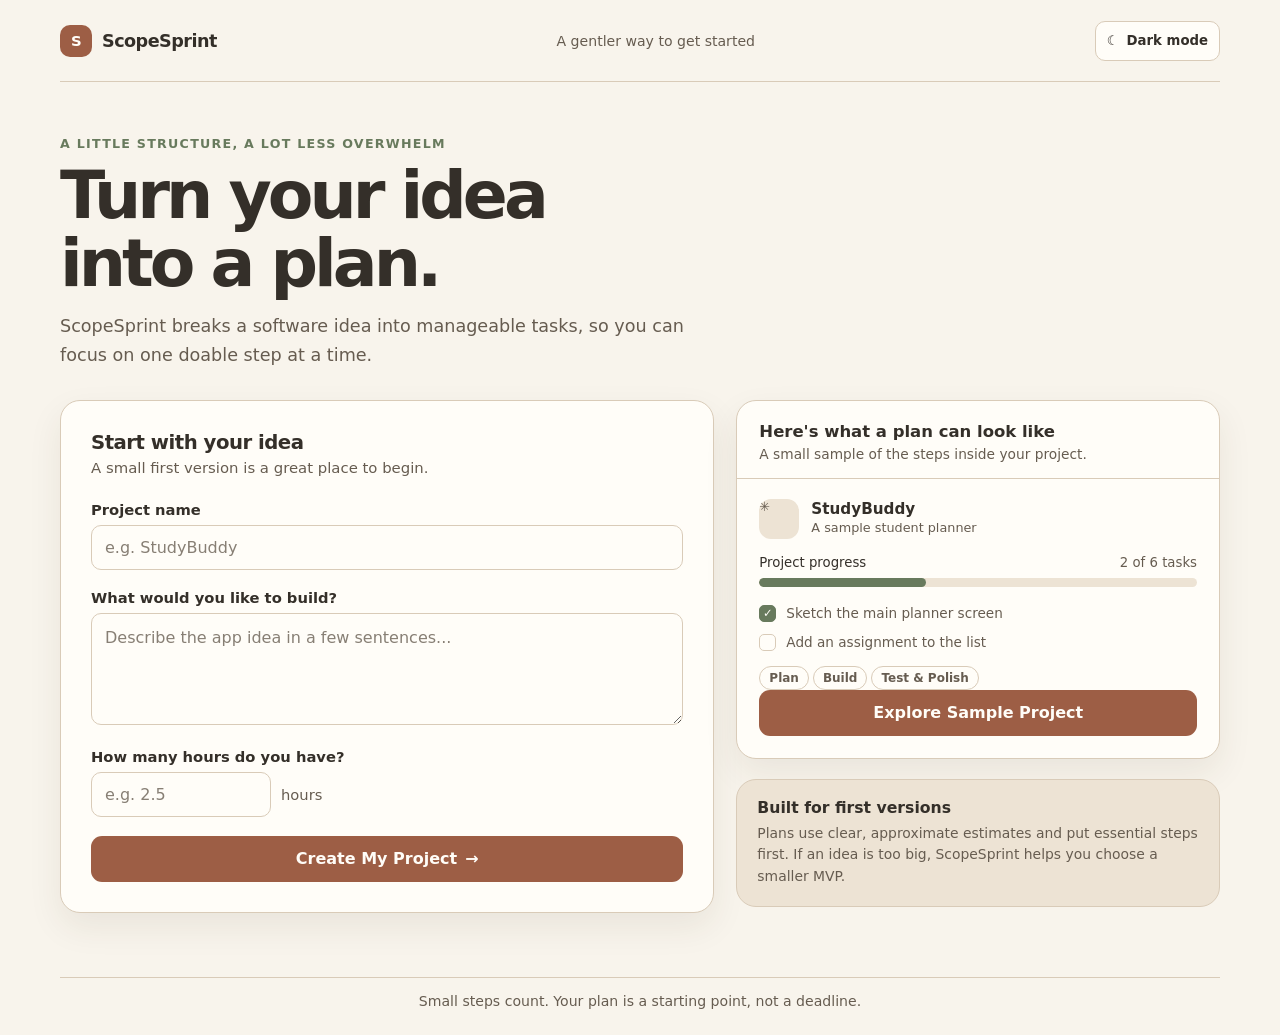
<file: index.html>
<!doctype html>
<html lang="en">
<head>
  <meta charset="utf-8">
  <meta name="viewport" content="width=device-width, initial-scale=1">
  <meta name="theme-color" content="#f8f4ec">
  <meta name="description" content="Turn a beginner web app idea into a manageable, time-aware project plan.">
  <title>ScopeSprint — Turn your idea into a plan</title>
  <link rel="stylesheet" href="styles.css">
  <script type="module" src="js/app.js"></script>
</head>
<body>
  <div class="app-shell">
    <header class="site-header">
      <a class="brand" href="#dashboard" aria-label="ScopeSprint dashboard">
        <span class="brand-mark" aria-hidden="true">S</span>
        <span>ScopeSprint</span>
      </a>
      <span class="header-note">A gentler way to get started</span>
      <button class="theme-toggle" id="theme-toggle" type="button" aria-label="Switch theme" aria-pressed="false"><span aria-hidden="true">☾</span><span>Dark mode</span></button>
    </header>
    <main id="app" class="main-content" tabindex="-1" aria-live="polite"></main>
    <footer class="site-footer">Small steps count. Your plan is a starting point, not a deadline.</footer>
  </div>
</body>
</html>
</file>
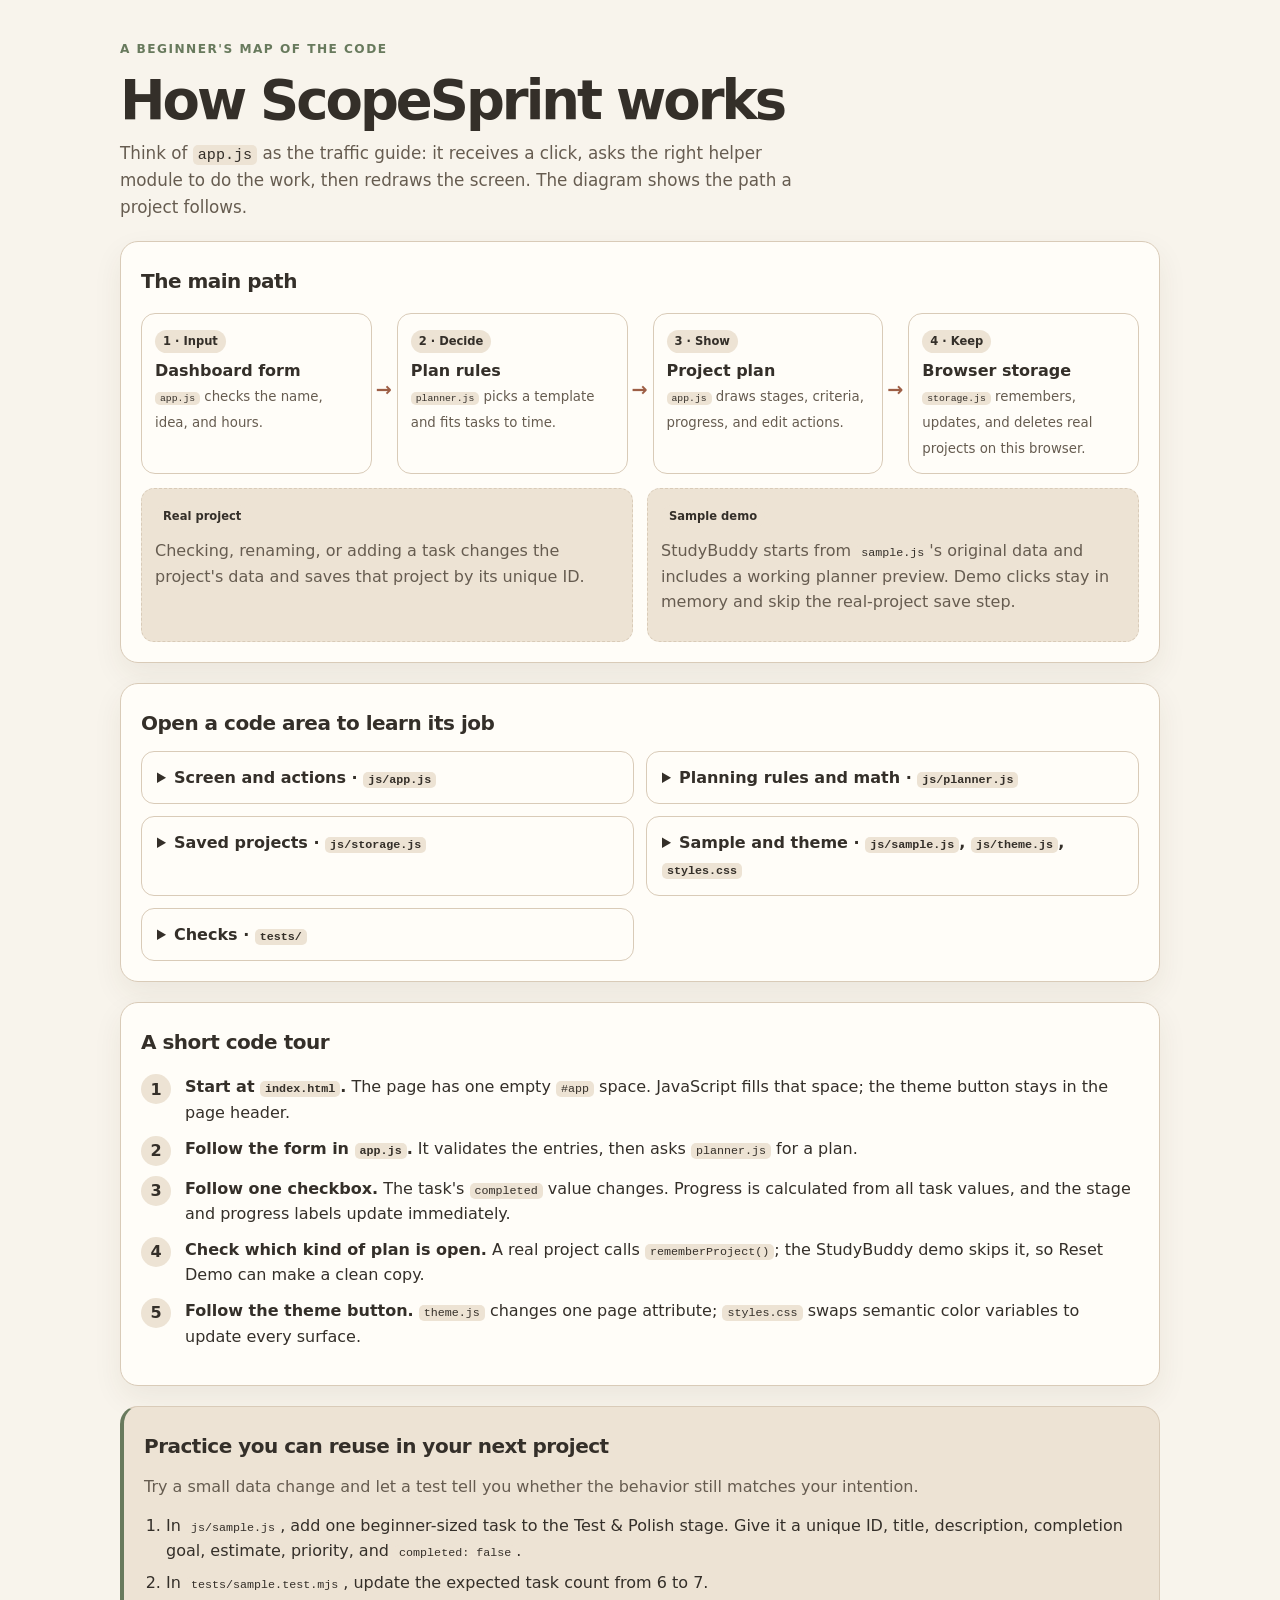
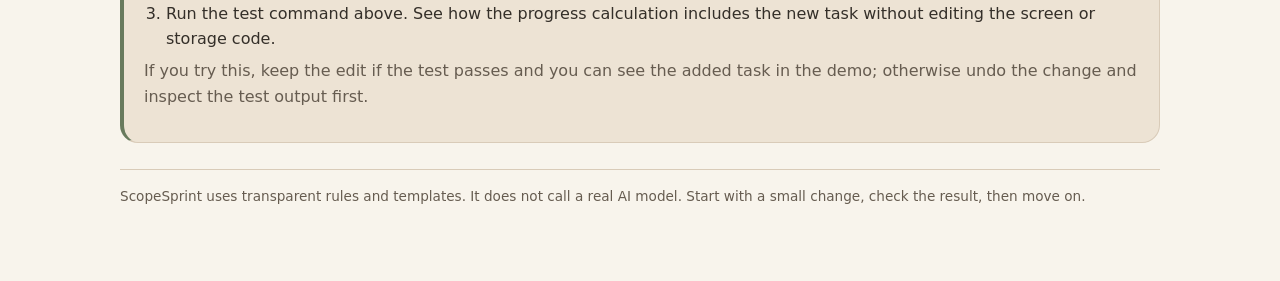
<file: devpost/app-map.html>
<!doctype html>
<html lang="en">
<head>
  <meta charset="utf-8">
  <meta name="viewport" content="width=device-width, initial-scale=1">
  <title>ScopeSprint — Code Map</title>
  <style>
    :root { color-scheme: light; --bg:#F8F4EC; --paper:#FFFDF8; --raised:#EDE3D4; --ink:#342F29; --muted:#665C50; --line:#D9CBB8; --accent:#9D5E45; --sage:#687A5D; --shadow:0 12px 30px rgb(67 51 31 / 7%); font-family:Inter,ui-sans-serif,system-ui,-apple-system,"Segoe UI",sans-serif; color:var(--ink); background:var(--bg); }
    * { box-sizing:border-box; } body { margin:0; background:var(--bg); color:var(--ink); line-height:1.6; }
    .wrap { width:min(1040px,calc(100% - 32px)); margin:0 auto; padding:34px 0 60px; }
    .topline { color:var(--sage); font-size:.76rem; font-weight:800; letter-spacing:.12em; text-transform:uppercase; }
    h1 { margin:.3rem 0 .6rem; font-size:clamp(2rem,6vw,3.4rem); letter-spacing:-.055em; line-height:1.08; }
    h2 { margin:.2rem 0 .75rem; font-size:1.25rem; letter-spacing:-.025em; } h3 { margin:.1rem 0 .35rem; font-size:1rem; }
    p { margin:.35rem 0 .8rem; color:var(--muted); } .intro { max-width:710px; font-size:1.05rem; }
    .card { margin:20px 0; border:1px solid var(--line); border-radius:18px; padding:20px; background:var(--paper); box-shadow:var(--shadow); }
    .flow { display:grid; grid-template-columns:repeat(4,minmax(0,1fr)); align-items:stretch; gap:25px; margin:16px 0 10px; }
    .node { position:relative; min-height:118px; border:1px solid var(--line); border-radius:14px; padding:13px; background:var(--paper); }
    .node:not(:last-child)::after { content:"→"; position:absolute; top:38%; right:-21px; color:var(--accent); font-size:1.2rem; font-weight:800; }
    .node strong { display:block; } .node small { color:var(--muted); }
    .branch { display:grid; grid-template-columns:1fr 1fr; gap:14px; margin-top:14px; }
    .branch > div { border:1px dashed var(--line); border-radius:13px; padding:13px; background:var(--raised); }
    .tag { display:inline-block; margin-bottom:5px; border-radius:99px; padding:2px 8px; background:var(--raised); color:var(--ink); font-size:.72rem; font-weight:800; }
    .modules { display:grid; grid-template-columns:repeat(2,minmax(0,1fr)); gap:12px; }
    details.module { border:1px solid var(--line); border-radius:13px; background:var(--paper); }
    details.module summary { cursor:pointer; padding:13px 15px; font-weight:800; }
    details.module summary:focus-visible, a:focus-visible { outline:3px solid var(--sage); outline-offset:3px; }
    .module-body { padding:0 15px 14px; } .module-body p { margin:.3rem 0; }
    code { border-radius:5px; padding:1px 5px; background:var(--raised); color:var(--ink); font-size:.9em; }
    a { color:var(--accent); font-weight:700; text-underline-offset:3px; }
    .route { counter-reset:stop; display:grid; gap:10px; padding:0; list-style:none; }
    .route li { counter-increment:stop; display:grid; grid-template-columns:34px 1fr; gap:10px; align-items:start; }
    .route li::before { content:counter(stop); display:grid; width:30px; height:30px; place-items:center; border-radius:50%; background:var(--raised); font-weight:800; }
    .practice { border-left:4px solid var(--sage); background:var(--raised); box-shadow:none; }
    .practice ol { margin:.4rem 0; padding-left:22px; } .practice li { margin:.35rem 0; }
    .footer { margin-top:26px; border-top:1px solid var(--line); padding-top:16px; color:var(--muted); font-size:.85rem; }
    @media(max-width:700px) { .flow { grid-template-columns:1fr 1fr; gap:12px; } .node:not(:last-child)::after { content:"↓"; top:auto; right:10px; bottom:-19px; z-index:1; } .modules { grid-template-columns:1fr; } }
    @media(max-width:420px) { .flow,.branch { grid-template-columns:1fr; } .node { min-height:auto; } .node:not(:last-child)::after { content:"↓"; right:12px; bottom:-18px; } .card { padding:16px; } }
  </style>
</head>
<body>
  <main class="wrap">
    <p class="topline">A beginner's map of the code</p>
    <h1>How ScopeSprint works</h1>
    <p class="intro">Think of <code>app.js</code> as the traffic guide: it receives a click, asks the right helper module to do the work, then redraws the screen. The diagram shows the path a project follows.</p>

    <section class="card" aria-labelledby="flow-heading">
      <h2 id="flow-heading">The main path</h2>
      <div class="flow" role="img" aria-label="Idea form flows to planner rules, then to the project screen, then to browser storage for real projects">
        <div class="node"><span class="tag">1 · Input</span><strong>Dashboard form</strong><small><code>app.js</code> checks the name, idea, and hours.</small></div>
        <div class="node"><span class="tag">2 · Decide</span><strong>Plan rules</strong><small><code>planner.js</code> picks a template and fits tasks to time.</small></div>
        <div class="node"><span class="tag">3 · Show</span><strong>Project plan</strong><small><code>app.js</code> draws stages, criteria, progress, and edit actions.</small></div>
        <div class="node"><span class="tag">4 · Keep</span><strong>Browser storage</strong><small><code>storage.js</code> remembers, updates, and deletes real projects on this browser.</small></div>
      </div>
      <div class="branch">
        <div><span class="tag">Real project</span><p>Checking, renaming, or adding a task changes the project's data and saves that project by its unique ID.</p></div>
        <div><span class="tag">Sample demo</span><p>StudyBuddy starts from <code>sample.js</code>'s original data and includes a working planner preview. Demo clicks stay in memory and skip the real-project save step.</p></div>
      </div>
    </section>

    <section class="card" aria-labelledby="modules-heading">
      <h2 id="modules-heading">Open a code area to learn its job</h2>
      <div class="modules">
        <details class="module"><summary>Screen and actions · <code>js/app.js</code></summary><div class="module-body">
          <p><code>renderDashboard()</code> draws the form, sample preview, recent project, and saved project cards. Form submission calls <code>buildPlan()</code>, saves the result, and opens it.</p>
          <p><code>renderPlan()</code> draws the plan and connects the checkbox, edit-title, edit-name, add-task, and confirmed delete controls. <code>refreshProgressDisplay()</code> updates progress and stage counts after a checkbox change. The StudyBuddy preview has a wireframe and working assignment form; <code>isSample</code> keeps all of its changes temporary.</p>
          <p>Useful route: <a href="../js/app.js">open app.js</a></p>
        </div></details>
        <details class="module"><summary>Planning rules and math · <code>js/planner.js</code></summary><div class="module-body">
          <p><code>validateProjectInput()</code> rejects blank names or ideas and non-positive hours. <code>chooseTemplate()</code> looks for a supported keyword pattern, then uses the general plan when none matches.</p>
          <p><code>buildPlan()</code> keeps estimates in minutes, includes core tasks first, and explains postponed features. <code>calculateProgress()</code> counts checked tasks instead of storing a separate percentage.</p>
          <p>Useful route: <a href="../js/planner.js">open planner rules</a></p>
        </div></details>
        <details class="module"><summary>Saved projects · <code>js/storage.js</code></summary><div class="module-body">
          <p><code>loadProjects()</code> reads the saved list. <code>saveProject()</code> finds one project by ID and replaces only that entry. <code>deleteProject()</code> removes only the confirmed project; the recent-project pointer uses a separate storage key.</p>
          <p>This is local to the current browser and website address, so it does not sync to another device.</p>
          <p>Useful route: <a href="../js/storage.js">open storage helpers</a></p>
        </div></details>
        <details class="module"><summary>Sample and theme · <code>js/sample.js</code>, <code>js/theme.js</code>, <code>styles.css</code></summary><div class="module-body">
          <p><code>createSampleProject()</code> returns fresh plan and assignment data each time. <code>addSampleAssignment()</code>, <code>setSampleAssignmentCompletion()</code>, and <code>setSampleTaskCompletion()</code> connect preview actions to sample-plan progress without writing to saved projects. The theme helper reads the device setting first, then remembers a manual choice. CSS variables recolor the whole interface.</p>
          <p>Useful routes: <a href="../js/sample.js">sample data</a>, <a href="../js/theme.js">theme behavior</a>, <a href="../styles.css">color and layout rules</a></p>
        </div></details>
        <details class="module"><summary>Checks · <code>tests/</code></summary><div class="module-body">
          <p>Planner tests check input and plan rules; storage tests use a small pretend browser store; sample tests confirm every demo starts fresh; theme tests check saved choice versus device preference.</p>
          <p>Run them from the project folder with <code>node --test tests/planner.test.mjs tests/storage.test.mjs tests/sample.test.mjs tests/theme.test.mjs</code>.</p>
        </div></details>
      </div>
    </section>

    <section class="card" aria-labelledby="route-heading">
      <h2 id="route-heading">A short code tour</h2>
      <ol class="route">
        <li><div><strong>Start at <code>index.html</code>.</strong> The page has one empty <code>#app</code> space. JavaScript fills that space; the theme button stays in the page header.</div></li>
        <li><div><strong>Follow the form in <code>app.js</code>.</strong> It validates the entries, then asks <code>planner.js</code> for a plan.</div></li>
        <li><div><strong>Follow one checkbox.</strong> The task's <code>completed</code> value changes. Progress is calculated from all task values, and the stage and progress labels update immediately.</div></li>
        <li><div><strong>Check which kind of plan is open.</strong> A real project calls <code>rememberProject()</code>; the StudyBuddy demo skips it, so Reset Demo can make a clean copy.</div></li>
        <li><div><strong>Follow the theme button.</strong> <code>theme.js</code> changes one page attribute; <code>styles.css</code> swaps semantic color variables to update every surface.</div></li>
      </ol>
    </section>

    <section class="card practice" aria-labelledby="practice-heading">
      <h2 id="practice-heading">Practice you can reuse in your next project</h2>
      <p>Try a small data change and let a test tell you whether the behavior still matches your intention.</p>
      <ol>
        <li>In <code>js/sample.js</code>, add one beginner-sized task to the Test &amp; Polish stage. Give it a unique ID, title, description, completion goal, estimate, priority, and <code>completed: false</code>.</li>
        <li>In <code>tests/sample.test.mjs</code>, update the expected task count from 6 to 7.</li>
        <li>Run the test command above. See how the progress calculation includes the new task without editing the screen or storage code.</li>
      </ol>
      <p>If you try this, keep the edit if the test passes and you can see the added task in the demo; otherwise undo the change and inspect the test output first.</p>
    </section>
    <p class="footer">ScopeSprint uses transparent rules and templates. It does not call a real AI model. Start with a small change, check the result, then move on.</p>
  </main>
</body>
</html>
</file>
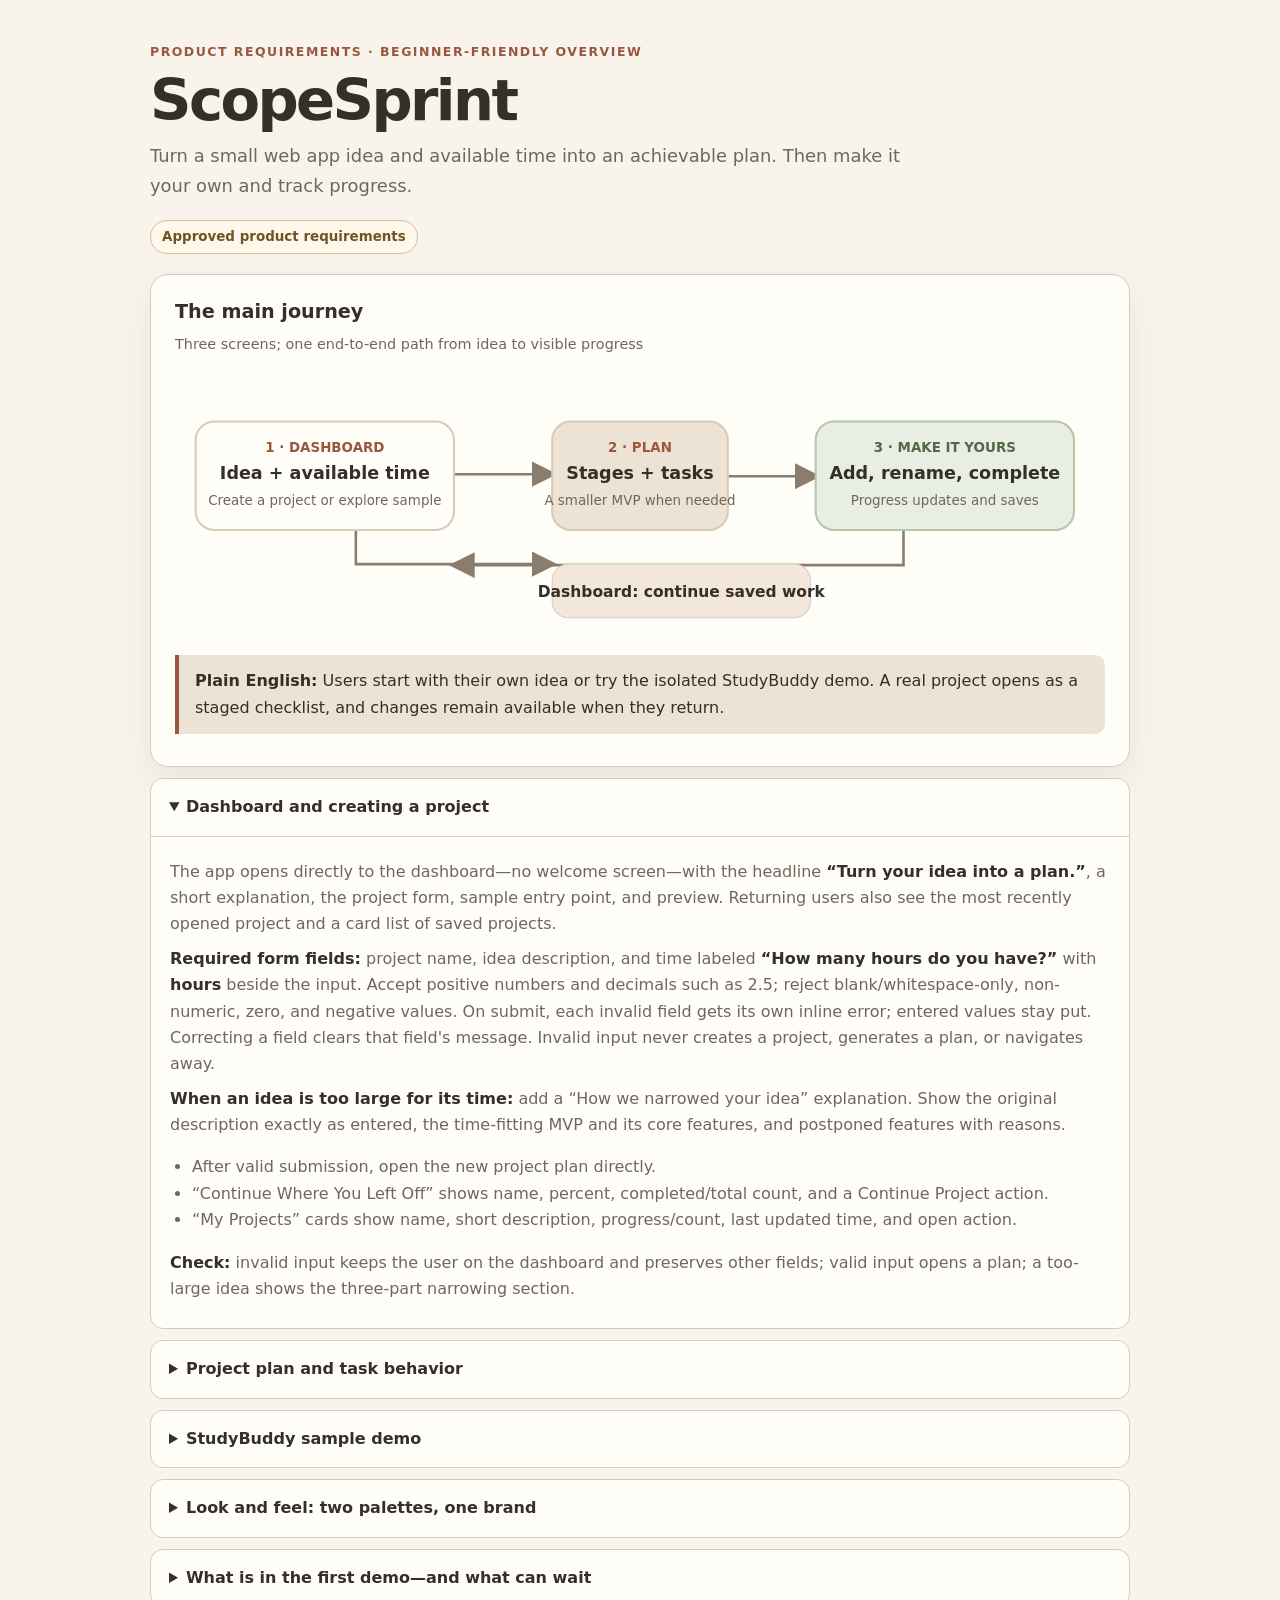
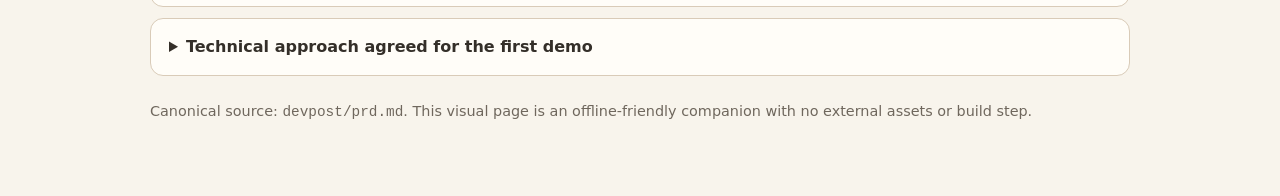
<file: devpost/prd.html>
<!doctype html>
<html lang="en">
<head>
  <meta charset="utf-8">
  <meta name="viewport" content="width=device-width, initial-scale=1">
  <meta name="description" content="Visual product requirements for ScopeSprint.">
  <title>ScopeSprint — Product Plan</title>
  <style>
    :root{--bg:#F8F4EC;--surface:#FFFDF8;--soft:#EDE3D4;--ink:#342F29;--muted:#6F675D;--line:#D9CBB8;--action:#9B563E;--accent:#87977A;--blue:#506B8D;--shadow:0 14px 34px rgba(61,48,33,.08)}
    *{box-sizing:border-box}body{margin:0;background:var(--bg);color:var(--ink);font:16px/1.65 system-ui,-apple-system,"Segoe UI",sans-serif}
    main{width:min(980px,calc(100% - 32px));margin:42px auto 72px}.eyebrow{font-size:.78rem;font-weight:800;letter-spacing:.12em;text-transform:uppercase;color:var(--action)}
    h1{font-size:clamp(2.2rem,6vw,3.6rem);line-height:1.05;letter-spacing:-.045em;margin:8px 0 10px}h2{font-size:1.2rem;line-height:1.35;margin:0}
    p{margin:8px 0}.lead{max-width:760px;color:var(--muted);font-size:1.12rem}.status{display:inline-block;margin-top:12px;padding:5px 11px;border:1px solid #D5BE9E;border-radius:999px;background:#FFF8EA;color:#715126;font-size:.84rem;font-weight:750}
    .card{margin-top:20px;padding:24px;border:1px solid var(--line);border-radius:18px;background:var(--surface);box-shadow:var(--shadow)}.muted{color:var(--muted);font-size:.9rem}
    .journey{overflow-x:auto;padding:10px 0}.journey svg{display:block;width:100%;min-width:720px;height:auto}.callout{margin-top:12px;padding:13px 16px;border-left:4px solid var(--action);border-radius:0 10px 10px 0;background:var(--soft)}
    details{margin-top:11px;border:1px solid var(--line);border-radius:13px;background:var(--surface)}summary{padding:15px 18px;cursor:pointer;font-weight:750}details[open] summary{border-bottom:1px solid var(--line)}.inside{padding:14px 19px 18px;color:var(--muted)}.inside strong{color:var(--ink)}.inside ul{padding-left:22px}
    .tag{display:inline-block;margin:3px 5px 2px 0;padding:4px 10px;border-radius:999px;background:#E8EEE2;color:#40543A;font-size:.82rem;font-weight:700}.defer{background:#F4E2D7;color:#85442B}.warning{background:#F8F0D8;color:#715126}
    table{width:100%;border-collapse:collapse;margin:10px 0;font-size:.92rem}th,td{text-align:left;vertical-align:top;padding:9px 11px;border:1px solid var(--line)}th{background:var(--soft)}footer{margin-top:24px;color:var(--muted);font-size:.9rem}
    a{color:var(--action)}:focus-visible{outline:3px solid #597aa3;outline-offset:3px}
    @media(max-width:640px){main{margin-top:25px}.card{padding:18px}table{font-size:.82rem}th,td{padding:7px}}
  </style>
</head>
<body>
<main>
  <header>
    <div class="eyebrow">Product requirements · beginner-friendly overview</div>
    <h1>ScopeSprint</h1>
    <p class="lead">Turn a small web app idea and available time into an achievable plan. Then make it your own and track progress.</p>
    <span class="status">Approved product requirements</span>
  </header>

  <section class="card" aria-labelledby="journey-title">
    <h2 id="journey-title">The main journey</h2>
    <p class="muted">Three screens; one end-to-end path from idea to visible progress</p>
    <div class="journey">
      <svg viewBox="0 0 900 250" role="img" aria-labelledby="flow-title flow-desc">
        <title id="flow-title">ScopeSprint user journey</title>
        <desc id="flow-desc">The dashboard accepts an idea and time budget, or opens a separate StudyBuddy sample. A newly created project opens its staged task plan. Changes save in the browser and users can return to their dashboard.</desc>
        <defs><marker id="arr" markerWidth="10" markerHeight="10" refX="8" refY="5" orient="auto"><path d="M0 0L10 5L0 10Z" fill="#8A7D6D"/></marker></defs>
        <g fill="none" stroke="#8A7D6D" stroke-width="2.5" marker-end="url(#arr)"><path d="M270 96H365"/><path d="M175 143V183H365"/><path d="M535 98H620"/><path d="M705 150V184H270"/></g>
        <g font-family="system-ui,sans-serif" text-anchor="middle">
          <rect x="20" y="45" width="250" height="105" rx="18" fill="#FFFDF8" stroke="#D9CBB8" stroke-width="2"/>
          <text x="145" y="75" fill="#9B563E" font-size="13" font-weight="800">1 · DASHBOARD</text><text x="145" y="101" fill="#342F29" font-size="17" font-weight="750">Idea + available time</text><text x="145" y="126" fill="#6F675D" font-size="13">Create a project or explore sample</text>
          <rect x="365" y="45" width="170" height="105" rx="18" fill="#EDE3D4" stroke="#D9CBB8" stroke-width="2"/>
          <text x="450" y="75" fill="#9B563E" font-size="13" font-weight="800">2 · PLAN</text><text x="450" y="101" fill="#342F29" font-size="17" font-weight="750">Stages + tasks</text><text x="450" y="126" fill="#6F675D" font-size="13">A smaller MVP when needed</text>
          <rect x="620" y="45" width="250" height="105" rx="18" fill="#E8EEE2" stroke="#B7C5AA" stroke-width="2"/>
          <text x="745" y="75" fill="#526847" font-size="13" font-weight="800">3 · MAKE IT YOURS</text><text x="745" y="101" fill="#342F29" font-size="17" font-weight="750">Add, rename, complete</text><text x="745" y="126" fill="#6F675D" font-size="13">Progress updates and saves</text>
          <rect x="365" y="183" width="250" height="52" rx="16" fill="#F2E7DA" stroke="#D9CBB8"/>
          <text x="490" y="215" fill="#342F29" font-size="15" font-weight="700">Dashboard: continue saved work</text>
        </g>
      </svg>
    </div>
    <p class="callout"><strong>Plain English:</strong> Users start with their own idea or try the isolated StudyBuddy demo. A real project opens as a staged checklist, and changes remain available when they return.</p>
  </section>

  <details open>
    <summary>Dashboard and creating a project</summary>
    <div class="inside">
      <p>The app opens directly to the dashboard—no welcome screen—with the headline <strong>“Turn your idea into a plan.”</strong>, a short explanation, the project form, sample entry point, and preview. Returning users also see the most recently opened project and a card list of saved projects.</p>
      <p><strong>Required form fields:</strong> project name, idea description, and time labeled <strong>“How many hours do you have?”</strong> with <strong>hours</strong> beside the input. Accept positive numbers and decimals such as 2.5; reject blank/whitespace-only, non-numeric, zero, and negative values. On submit, each invalid field gets its own inline error; entered values stay put. Correcting a field clears that field's message. Invalid input never creates a project, generates a plan, or navigates away.</p>
      <p><strong>When an idea is too large for its time:</strong> add a “How we narrowed your idea” explanation. Show the original description exactly as entered, the time-fitting MVP and its core features, and postponed features with reasons.</p>
      <ul><li>After valid submission, open the new project plan directly.</li><li>“Continue Where You Left Off” shows name, percent, completed/total count, and a Continue Project action.</li><li>“My Projects” cards show name, short description, progress/count, last updated time, and open action.</li></ul>
      <p><strong>Check:</strong> invalid input keeps the user on the dashboard and preserves other fields; valid input opens a plan; a too-large idea shows the three-part narrowing section.</p>
    </div>
  </details>

  <details>
    <summary>Project plan and task behavior</summary>
    <div class="inside">
      <p>The plan starts with project name and description, a name-edit action, overall progress, completed/total task count, and a Back to Dashboard link. Tasks sit inside labeled, collapsible stages with per-stage counts. Stage order communicates priority.</p>
      <ul><li>Each generated task has an action-oriented title, one or two plain-English sentences, an observable completion goal, an approximate time estimate, and a complete/incomplete checkbox. Show short estimates in minutes and longer estimates in hours; make clear estimates are not guarantees and compare totals against available hours using one consistent unit.</li><li>Task details can expand or collapse.</li><li>First-demo editing: change the project name, rename a task, add a task, check or uncheck a task, and delete an own project after confirming.</li><li>A custom task requires a title and stage (Plan, Build, or Test &amp; Polish; default Plan). Description and a positive numeric estimate are optional; the estimate can use minutes or hours. Completion criteria are not required. Append it to the selected stage, keep existing order, start incomplete, show it immediately, update counts/progress, and save it with that project.</li><li>Overall and stage counts update immediately; changes save automatically and remain separate per project.</li><li>Confirming project deletion removes only that saved project; canceling leaves it and all other projects unchanged.</li></ul>
      <p><strong>Check:</strong> checking a task immediately changes its status, stage count, overall count, and progress bar; after refresh, the same project and its progress are still available. Estimates compare consistently with the hours budget regardless of whether their display uses minutes or hours.</p>
    </div>
  </details>

  <details>
    <summary>StudyBuddy sample demo</summary>
    <div class="inside">
      <p><strong>StudyBuddy: A Student Planner App</strong> is a realistic beginner-sized example, clearly marked as a sample. It shows an overview, MVP goal, stages, task details, checkboxes, and progress, plus a small working planner with a weekly view, assignment form, completion controls, and screen sketch.</p>
      <ul><li>“View screen sketch” opens a visual wireframe and “Try adding an assignment” focuses the preview form.</li><li>Adding an assignment and marking it complete demonstrate the matching sample-plan tasks.</li><li>“Reset Demo” restores tasks, assignments, and their completion state; it never alters a user's own projects.</li><li>“Create My Own Project” goes to the project creation form; “Back to Dashboard” returns to the dashboard.</li><li>The sample needs no account and works offline after the app has loaded.</li></ul>
      <p><strong>Check:</strong> plan and preview progress update when used; reset restores the original sample; sample state never appears in or changes a user's saved projects.</p>
    </div>
  </details>

  <details>
    <summary>Look and feel: two palettes, one brand</summary>
    <div class="inside">
      <p>Calm, welcoming, modern, slightly cozy, and polished—never corporate or intimidating. Keep the interface uncluttered and labels clear.</p>
      <table><thead><tr><th>Use</th><th>Light mode</th><th>Dark mode</th></tr></thead><tbody>
        <tr><td>Background</td><td>Warm ivory · #F8F4EC</td><td>Deep navy · #111827</td></tr>
        <tr><td>Cards / panels</td><td>Soft cream · #FFFDF8</td><td>Dark slate blue · #1B2638</td></tr>
        <tr><td>Secondary surfaces</td><td>Warm beige · #EDE3D4</td><td>Blue-grey · #273449</td></tr>
        <tr><td>Main text</td><td>Warm brown · #342F29</td><td>Soft off-white · #E8EDF4</td></tr>
        <tr><td>Borders</td><td>Muted sand · #D9CBB8</td><td>Slate grey · #39475B</td></tr>
        <tr><td>Primary controls</td><td>Terracotta · #B86F52</td><td>Steel blue · #8AAED0</td></tr>
        <tr><td>Success accent</td><td>Sage · #87977A</td><td>Sage · #91B59A</td></tr>
      </tbody></table>
      <p>A visible toggle is always available. Start with the device setting; remember the user's choice. Apply the palette to forms, tasks, progress, dialogs, and navigation. Keep focus, hover, disabled, completed, and error states readable in both modes. Never rely on color alone or use pure white/black as the dominant background.</p>
    </div>
  </details>

  <details>
    <summary>What is in the first demo—and what can wait</summary>
    <div class="inside">
      <p><strong>Build now</strong></p>
      <span class="tag">Create idea + time</span><span class="tag">Stage-ordered plan</span><span class="tag">Clear done goals</span><span class="tag">Rename/add/check tasks</span><span class="tag">Saved projects</span><span class="tag">Interactive sample</span><span class="tag">Light/dark switch</span><span class="tag">Smaller MVP explanation</span>
      <p><strong>Defer</strong></p>
      <span class="tag defer">Edit project description/time</span><span class="tag defer">Edit task description/estimate</span><span class="tag defer">Delete/reorder/reset own plan</span><span class="tag defer">Team features/integrations</span><span class="tag defer">Production-scale planning</span>
      <p>These later controls and product areas are deferred to protect the small beginner proof of concept and its create → plan → progress journey.</p>
    </div>
  </details>

  <details>
    <summary>Technical approach agreed for the first demo</summary>
    <div class="inside">
      <p>Use a small set of keyword-matched prewritten task templates, with a general small-web-app fallback. This rules-based planner works offline after the app loads and must not be presented as a real AI model. Compare time in minutes internally. Show an honest warning when the minimum useful plan still exceeds the budget.</p>
    </div>
  </details>

  <footer>Canonical source: <code>devpost/prd.md</code>. This visual page is an offline-friendly companion with no external assets or build step.</footer>
</main>
</body>
</html>
</file>
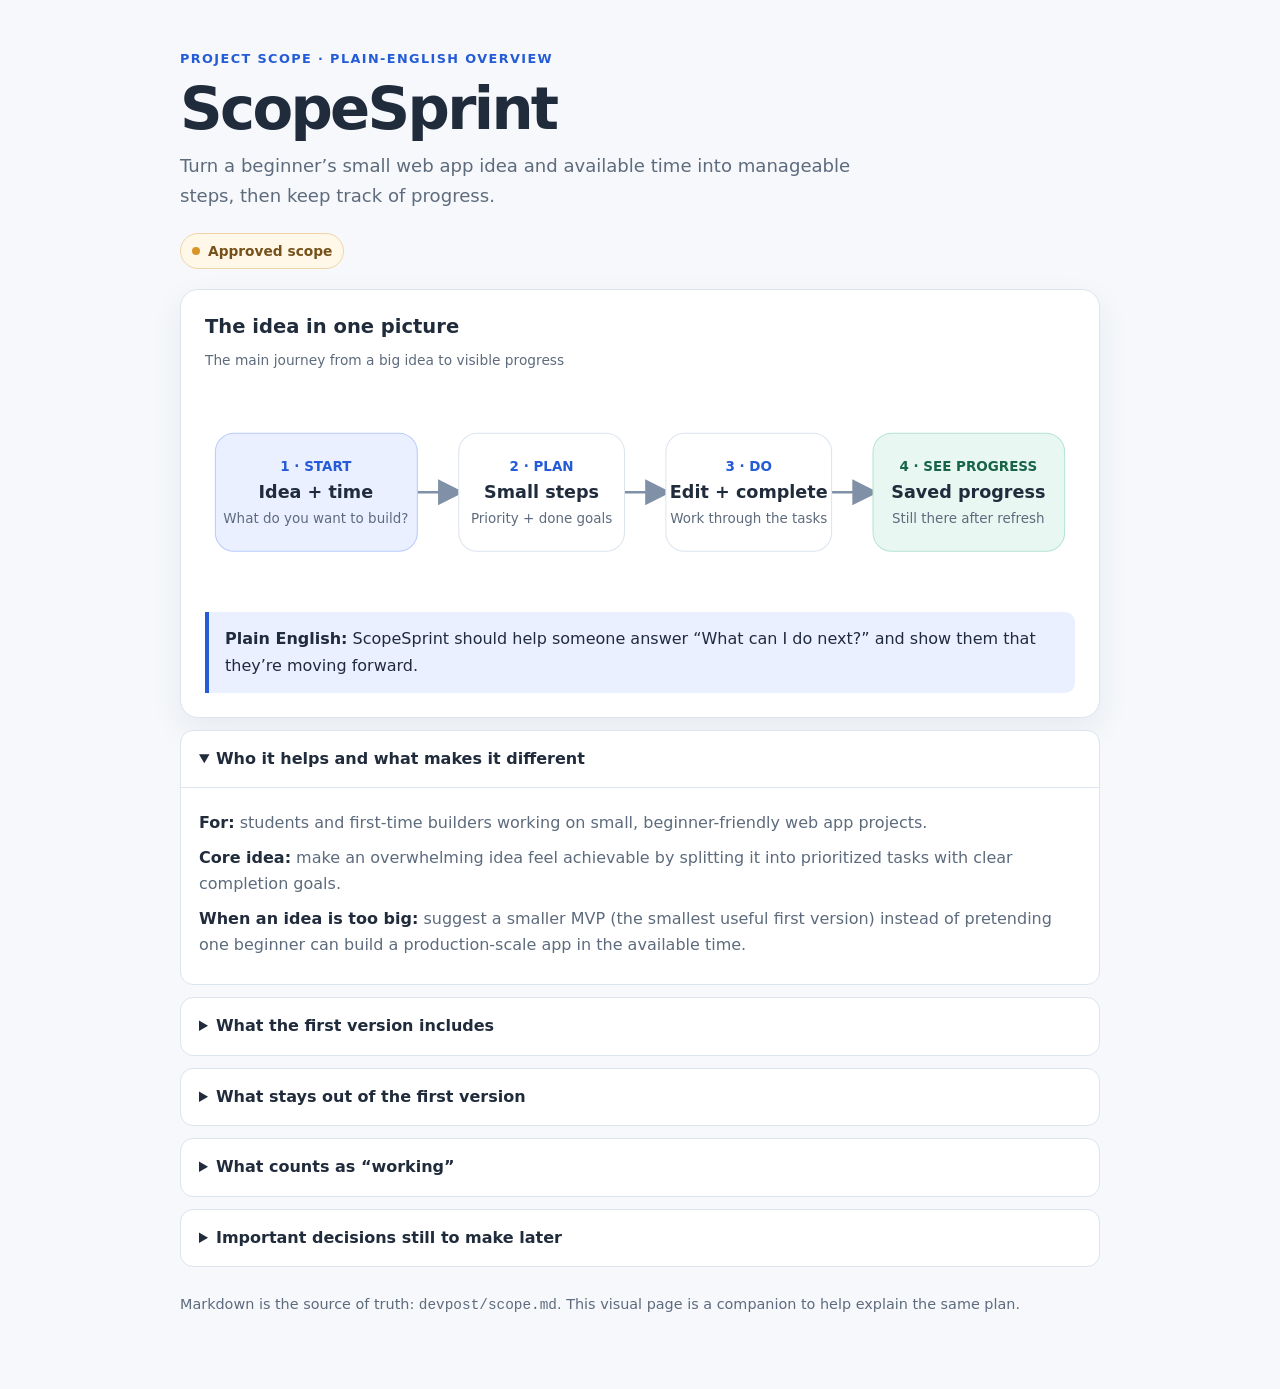
<file: devpost/scope.html>
<!doctype html>
<html lang="en">
<head>
  <meta charset="utf-8">
  <meta name="viewport" content="width=device-width, initial-scale=1">
  <meta name="description" content="A visual companion to the ScopeSprint project scope.">
  <title>ScopeSprint — Project Scope</title>
  <style>
    :root {
      color-scheme: light;
      --ink: #202b3c;
      --muted: #5d6b7d;
      --paper: #f6f8fb;
      --card: #fff;
      --line: #dce4ed;
      --blue: #245bd6;
      --blue-soft: #eaf0ff;
      --mint: #e8f7f1;
      --peach: #fff1e8;
      --shadow: 0 12px 32px rgba(35, 54, 87, .07);
    }
    * { box-sizing: border-box; }
    body { margin: 0; background: var(--paper); color: var(--ink); font: 16px/1.65 system-ui, -apple-system, "Segoe UI", sans-serif; }
    main { width: min(920px, calc(100% - 32px)); margin: 48px auto 72px; }
    .eyebrow { color: var(--blue); font-size: .8rem; font-weight: 750; letter-spacing: .11em; text-transform: uppercase; }
    h1 { margin: 8px 0 10px; font-size: clamp(2.2rem, 6vw, 3.7rem); line-height: 1.08; letter-spacing: -.045em; }
    h2 { margin: 0; font-size: 1.22rem; line-height: 1.35; }
    p { margin: 8px 0; }
    .lead { max-width: 720px; color: var(--muted); font-size: 1.13rem; }
    .status { display: inline-flex; gap: 8px; align-items: center; margin-top: 14px; padding: 6px 11px; border: 1px solid #f0d4a7; border-radius: 999px; background: #fff8e9; color: #76521b; font-size: .86rem; font-weight: 700; }
    .status::before { width: 8px; height: 8px; border-radius: 50%; background: #d89628; content: ""; }
    .card { margin-top: 20px; padding: 24px; border: 1px solid var(--line); border-radius: 18px; background: var(--card); box-shadow: var(--shadow); }
    .card p:last-child { margin-bottom: 0; }
    .label { color: var(--muted); font-size: .86rem; }
    .diagram { overflow-x: auto; margin: 16px 0 4px; padding: 10px 0; }
    svg { display: block; width: 100%; min-width: 610px; height: auto; }
    .plain { padding: 14px 16px; border-left: 4px solid var(--blue); border-radius: 0 10px 10px 0; background: var(--blue-soft); }
    details { margin-top: 12px; border: 1px solid var(--line); border-radius: 13px; background: var(--card); }
    summary { padding: 15px 18px; cursor: pointer; font-weight: 700; }
    details[open] summary { border-bottom: 1px solid var(--line); }
    .detail-body { padding: 14px 18px 18px; color: var(--muted); }
    .detail-body strong { color: var(--ink); }
    .pill { display: inline-block; margin: 4px 5px 0 0; padding: 4px 10px; border-radius: 999px; background: var(--mint); color: #176449; font-size: .84rem; font-weight: 650; }
    .cut { background: var(--peach); color: #8a4a23; }
    footer { margin-top: 26px; color: var(--muted); font-size: .9rem; }
    a { color: var(--blue); }
    @media (max-width: 600px) { main { margin-top: 28px; } .card { padding: 19px; } }
  </style>
</head>
<body>
  <main>
    <header>
      <div class="eyebrow">Project scope · plain-English overview</div>
      <h1>ScopeSprint</h1>
      <p class="lead">Turn a beginner’s small web app idea and available time into manageable steps, then keep track of progress.</p>
      <span class="status">Approved scope</span>
    </header>

    <section class="card" aria-labelledby="flow-title">
      <h2 id="flow-title">The idea in one picture</h2>
      <p class="label">The main journey from a big idea to visible progress</p>
      <div class="diagram">
        <svg viewBox="0 0 840 190" role="img" aria-labelledby="diagram-title diagram-desc">
          <title id="diagram-title">ScopeSprint's core loop</title>
          <desc id="diagram-desc">A beginner enters a web app idea and time budget. ScopeSprint creates smaller prioritized tasks with completion goals. The beginner edits and completes tasks, and progress is saved in the browser.</desc>
          <defs>
            <marker id="arrow" markerWidth="10" markerHeight="10" refX="8" refY="5" orient="auto"><path d="M0 0L10 5L0 10Z" fill="#8090a6"/></marker>
          </defs>
          <g fill="none" stroke="#8090a6" stroke-width="2.5" marker-end="url(#arrow)">
            <path d="M205 92H245"/><path d="M405 92H445"/><path d="M605 92H645"/>
          </g>
          <g font-family="system-ui, sans-serif" text-anchor="middle">
            <rect x="10" y="35" width="195" height="114" rx="18" fill="#eaf0ff" stroke="#b9cbfa"/>
            <text x="107" y="71" fill="#245bd6" font-size="13" font-weight="700">1 · START</text>
            <text x="107" y="98" fill="#202b3c" font-size="17" font-weight="700">Idea + time</text>
            <text x="107" y="122" fill="#5d6b7d" font-size="13">What do you want to build?</text>

            <rect x="245" y="35" width="160" height="114" rx="18" fill="#fff" stroke="#dce4ed"/>
            <text x="325" y="71" fill="#245bd6" font-size="13" font-weight="700">2 · PLAN</text>
            <text x="325" y="98" fill="#202b3c" font-size="17" font-weight="700">Small steps</text>
            <text x="325" y="122" fill="#5d6b7d" font-size="13">Priority + done goals</text>

            <rect x="445" y="35" width="160" height="114" rx="18" fill="#fff" stroke="#dce4ed"/>
            <text x="525" y="71" fill="#245bd6" font-size="13" font-weight="700">3 · DO</text>
            <text x="525" y="98" fill="#202b3c" font-size="17" font-weight="700">Edit + complete</text>
            <text x="525" y="122" fill="#5d6b7d" font-size="13">Work through the tasks</text>

            <rect x="645" y="35" width="185" height="114" rx="18" fill="#e8f7f1" stroke="#b6e4d2"/>
            <text x="737" y="71" fill="#176449" font-size="13" font-weight="700">4 · SEE PROGRESS</text>
            <text x="737" y="98" fill="#202b3c" font-size="17" font-weight="700">Saved progress</text>
            <text x="737" y="122" fill="#5d6b7d" font-size="13">Still there after refresh</text>
          </g>
        </svg>
      </div>
      <p class="plain"><strong>Plain English:</strong> ScopeSprint should help someone answer “What can I do next?” and show them that they’re moving forward.</p>
    </section>

    <details open>
      <summary>Who it helps and what makes it different</summary>
      <div class="detail-body">
        <p><strong>For:</strong> students and first-time builders working on small, beginner-friendly web app projects.</p>
        <p><strong>Core idea:</strong> make an overwhelming idea feel achievable by splitting it into prioritized tasks with clear completion goals.</p>
        <p><strong>When an idea is too big:</strong> suggest a smaller MVP (the smallest useful first version) instead of pretending one beginner can build a production-scale app in the available time.</p>
      </div>
    </details>

    <details>
      <summary>What the first version includes</summary>
      <div class="detail-body">
        <span class="pill">Idea and time input</span>
        <span class="pill">Prioritized MVP tasks</span>
        <span class="pill">Clear completion goals</span>
        <span class="pill">Editable tasks</span>
        <span class="pill">Completion checkboxes</span>
        <span class="pill">Progress indicator</span>
        <span class="pill">Browser saving</span>
        <span class="pill">Confirmed project deletion</span>
        <span class="pill">Useful sample project</span>
        <span class="pill">Working StudyBuddy preview</span>
        <p>Keep the app simple and responsive so the main flow is easy to follow on different screen sizes. Let users delete a saved project only after confirming.</p>
      </div>
    </details>

    <details>
      <summary>What stays out of the first version</summary>
      <div class="detail-body">
        <span class="pill cut">Production-scale social network or Uber clone</span>
        <span class="pill cut">Complex backend system</span>
        <span class="pill cut">Payment processing</span>
        <p>These would make the project much larger without helping prove the core idea. Broader project types can be reconsidered later.</p>
      </div>
    </details>

    <details>
      <summary>What counts as “working”</summary>
      <div class="detail-body">
        <p>In a short screen demo, a beginner enters a small web app idea and available time, sees a prioritized plan with clear completion goals, completes a few tasks, and sees progress update and stay saved after a page refresh. They can delete an own project after confirming. The StudyBuddy demo lets them view a screen sketch, add an assignment, complete it, and reset without affecting real projects. An oversized idea should produce a smaller MVP suggestion.</p>
      </div>
    </details>

    <details>
      <summary>Important decisions still to make later</summary>
      <div class="detail-body">
        <p>This scope describes <em>what</em> the app should help someone do. The technical plan uses transparent rules and templates, not a real AI model. A backend or paid API is not essential for this demo.</p>
        <p>The approved visual direction is warm paper-like cream for light mode and quiet navy/blue-grey for dark mode.</p>
      </div>
    </details>

    <footer>
      Markdown is the source of truth: <code>devpost/scope.md</code>. This visual page is a companion to help explain the same plan.
    </footer>
  </main>
</body>
</html>
</file>
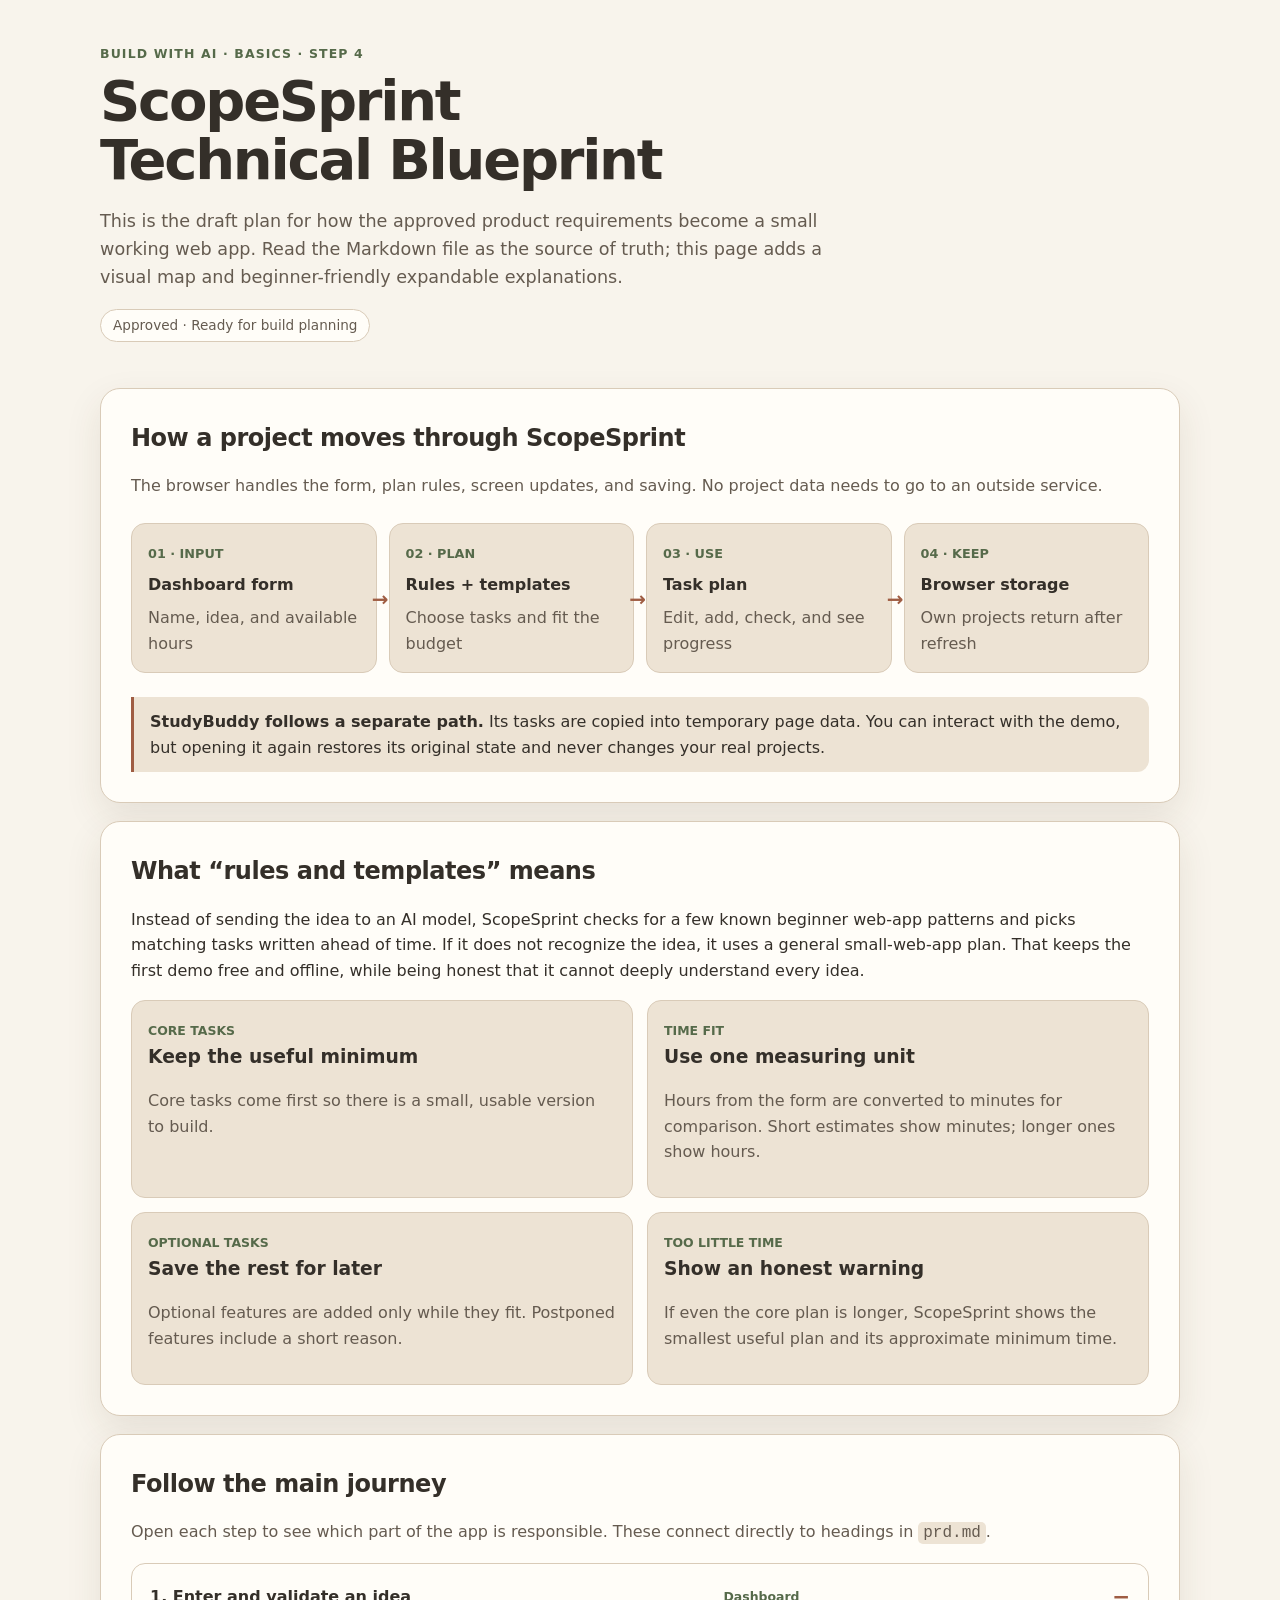
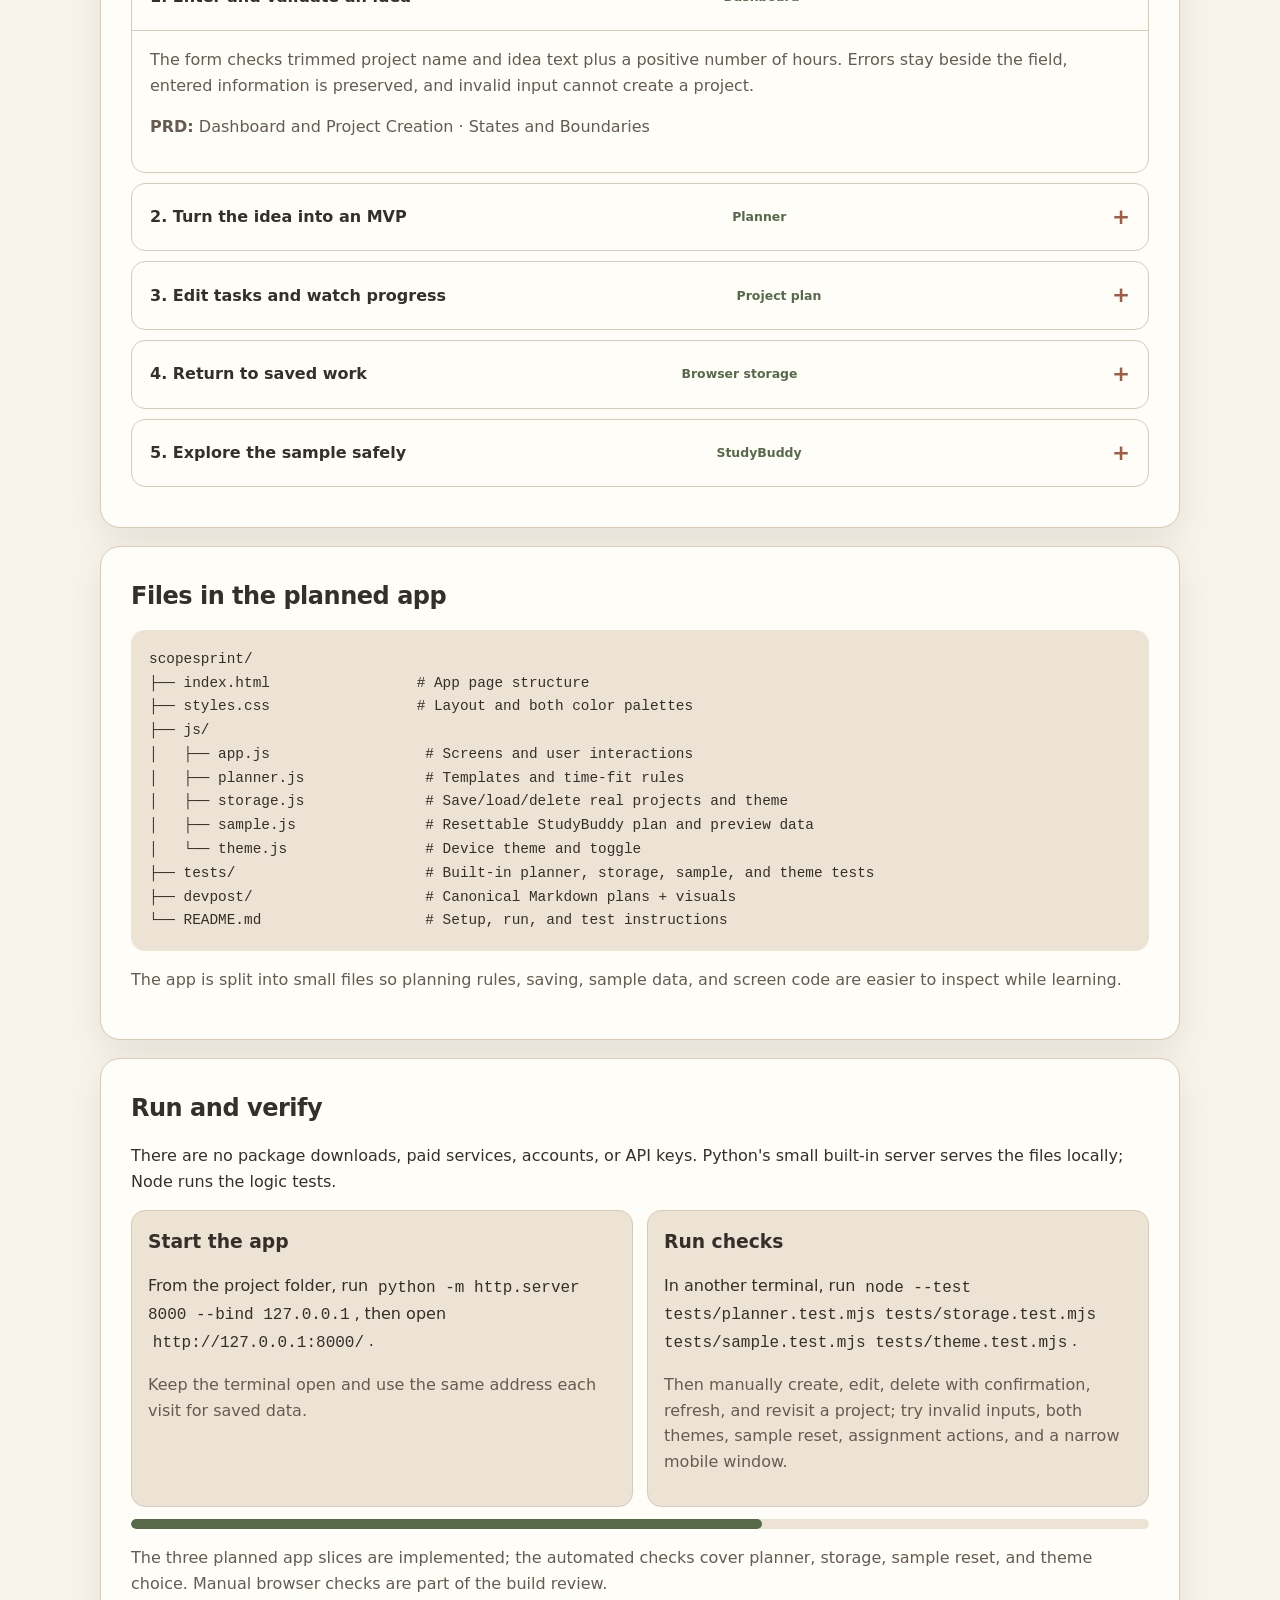
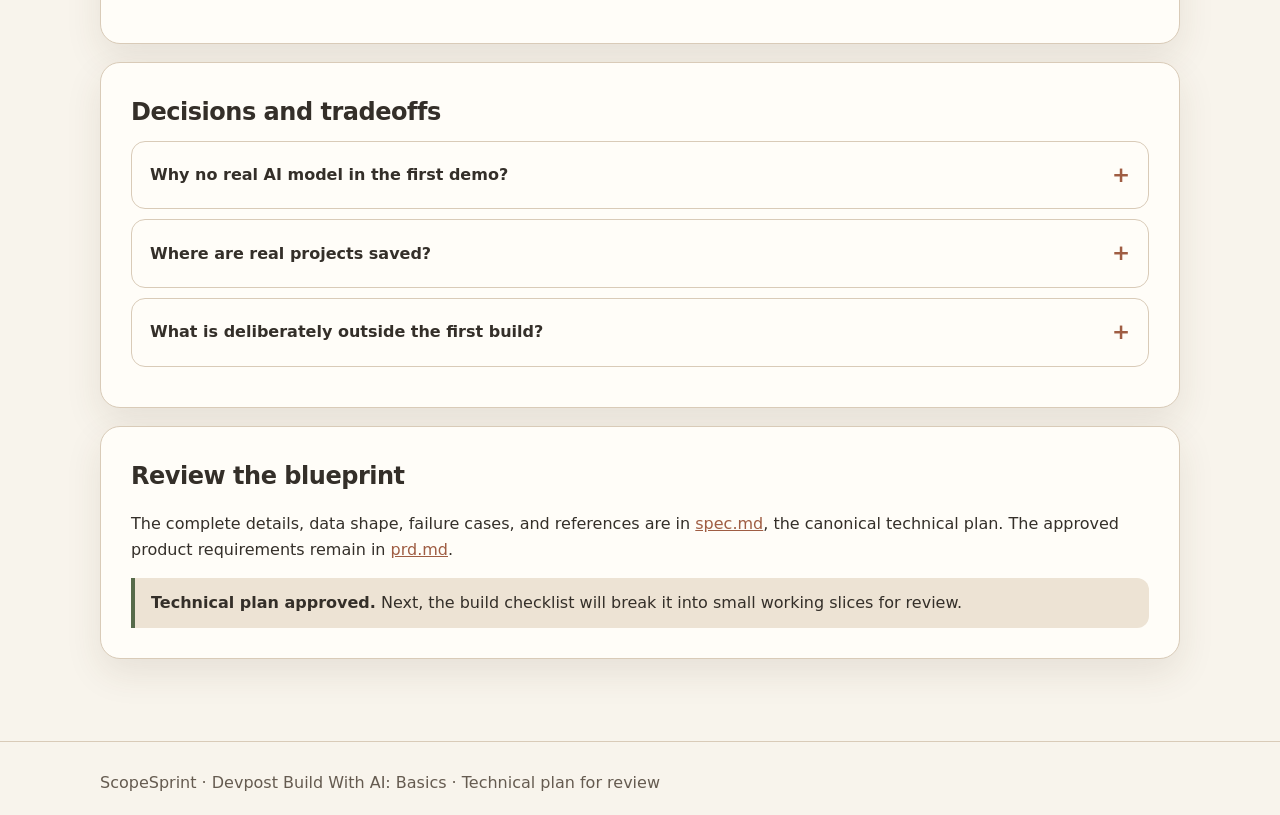
<file: devpost/spec.html>
<!doctype html>
<html lang="en">
<head>
  <meta charset="utf-8">
  <meta name="viewport" content="width=device-width, initial-scale=1">
  <meta name="theme-color" content="#f8f4ec">
  <title>ScopeSprint — Technical Blueprint</title>
  <style>
    :root{color-scheme:light;--bg:#f8f4ec;--panel:#fffdf8;--soft:#ede3d4;--ink:#342f29;--muted:#655b50;--line:#d9cbb8;--accent:#9f5d43;--accent-ink:#fffaf5;--sage:#566a4a;--shadow:0 14px 36px #4b38201a}
    @media(prefers-color-scheme:dark){:root{color-scheme:dark;--bg:#111827;--panel:#1b2638;--soft:#273449;--ink:#e8edf4;--muted:#a6b3c5;--line:#39475b;--accent:#8aaed0;--accent-ink:#111827;--sage:#91b59a;--shadow:0 14px 36px #050a1280}}
    *{box-sizing:border-box}body{margin:0;background:var(--bg);color:var(--ink);font:16px/1.6 system-ui,-apple-system,"Segoe UI",sans-serif}a{color:var(--accent)}.wrap{width:min(1080px,calc(100% - 32px));margin:auto}.top{padding:44px 0 28px}.eyebrow{color:var(--sage);font-weight:750;letter-spacing:.09em;text-transform:uppercase;font-size:.78rem}h1{font-size:clamp(2rem,5vw,3.5rem);line-height:1.05;letter-spacing:-.04em;margin:.5rem 0 1rem}.intro{max-width:740px;color:var(--muted);font-size:1.1rem}.tag{display:inline-flex;align-items:center;border:1px solid var(--line);border-radius:99px;padding:.28rem .75rem;color:var(--muted);font-size:.85rem;background:var(--panel)}main{padding-bottom:64px}.card{background:var(--panel);border:1px solid var(--line);border-radius:20px;padding:clamp(18px,3vw,30px);box-shadow:var(--shadow);margin:18px 0}.card h2{margin:0 0 8px;letter-spacing:-.02em}.muted{color:var(--muted)}.diagram{display:grid;grid-template-columns:repeat(4,1fr);gap:12px;margin:24px 0}.node{position:relative;padding:16px;border:1px solid var(--line);background:var(--soft);border-radius:14px;min-height:120px}.node strong{display:block;margin:7px 0}.node:not(:last-child):after{content:"→";position:absolute;right:-13px;top:40%;color:var(--accent);font-size:1.25rem;font-weight:800;z-index:1}.num{color:var(--sage);font-size:.8rem;font-weight:800}.loop{border-left:3px solid var(--accent);padding:12px 16px;margin-top:12px;background:var(--soft);border-radius:0 12px 12px 0}.grid{display:grid;grid-template-columns:repeat(2,1fr);gap:14px}.tile{padding:16px;border:1px solid var(--line);border-radius:14px;background:var(--soft)}.tile h3{margin:0 0 6px}.pill{font-size:.78rem;color:var(--sage);font-weight:750}.bar{height:10px;border-radius:99px;background:var(--soft);overflow:hidden;margin:12px 0}.bar span{display:block;width:62%;height:100%;border-radius:inherit;background:var(--sage)}details{border:1px solid var(--line);border-radius:14px;background:var(--panel);margin:10px 0;overflow:hidden}summary{cursor:pointer;list-style:none;padding:16px 18px;font-weight:750;display:flex;align-items:center;justify-content:space-between;gap:16px}summary::-webkit-details-marker{display:none}summary:after{content:"+";font-size:1.35rem;color:var(--accent)}details[open] summary:after{content:"−"}details[open] summary{border-bottom:1px solid var(--line)}.detail{padding:16px 18px;color:var(--muted)}.detail p:first-child{margin-top:0}.tree{overflow:auto;padding:18px;border-radius:14px;background:var(--soft);color:var(--ink);font: .9rem/1.65 ui-monospace,SFMono-Regular,Consolas,monospace}.notice{border-left:4px solid var(--sage);padding:12px 16px;background:var(--soft);border-radius:0 12px 12px 0}.actions{display:flex;gap:12px;align-items:center;flex-wrap:wrap}.button{border:0;border-radius:12px;padding:12px 17px;background:var(--accent);color:var(--accent-ink);font:inherit;font-weight:750;cursor:pointer}.button:focus-visible,summary:focus-visible,a:focus-visible{outline:3px solid var(--sage);outline-offset:3px}.footer{padding:28px 0;color:var(--muted);border-top:1px solid var(--line)}code{font-family:ui-monospace,SFMono-Regular,Consolas,monospace;background:var(--soft);padding:.1rem .3rem;border-radius:5px}
    @media(max-width:720px){.diagram{grid-template-columns:1fr 1fr}.node:nth-child(2):after{display:none}.grid{grid-template-columns:1fr}}
    @media(max-width:460px){.diagram{grid-template-columns:1fr}.node:after{display:none!important}.wrap{width:min(100% - 22px,1080px)}}
  </style>
</head>
<body>
  <header class="top wrap">
    <div class="eyebrow">Build With AI · Basics · Step 4</div>
    <h1>ScopeSprint<br>Technical Blueprint</h1>
    <p class="intro">This is the draft plan for how the approved product requirements become a small working web app. Read the Markdown file as the source of truth; this page adds a visual map and beginner-friendly expandable explanations.</p>
    <span class="tag">Approved · Ready for build planning</span>
  </header>
  <main class="wrap">
    <section class="card" aria-labelledby="flow-title">
      <h2 id="flow-title">How a project moves through ScopeSprint</h2>
      <p class="muted">The browser handles the form, plan rules, screen updates, and saving. No project data needs to go to an outside service.</p>
      <div class="diagram" role="img" aria-label="Dashboard form flows to planning rules, then to a staged plan, then browser storage for the user's projects">
        <div class="node"><span class="num">01 · INPUT</span><strong>Dashboard form</strong><span class="muted">Name, idea, and available hours</span></div>
        <div class="node"><span class="num">02 · PLAN</span><strong>Rules + templates</strong><span class="muted">Choose tasks and fit the budget</span></div>
        <div class="node"><span class="num">03 · USE</span><strong>Task plan</strong><span class="muted">Edit, add, check, and see progress</span></div>
        <div class="node"><span class="num">04 · KEEP</span><strong>Browser storage</strong><span class="muted">Own projects return after refresh</span></div>
      </div>
      <div class="loop"><strong>StudyBuddy follows a separate path.</strong> Its tasks are copied into temporary page data. You can interact with the demo, but opening it again restores its original state and never changes your real projects.</div>
    </section>

    <section class="card">
      <h2>What “rules and templates” means</h2>
      <p>Instead of sending the idea to an AI model, ScopeSprint checks for a few known beginner web-app patterns and picks matching tasks written ahead of time. If it does not recognize the idea, it uses a general small-web-app plan. That keeps the first demo free and offline, while being honest that it cannot deeply understand every idea.</p>
      <div class="grid">
        <div class="tile"><span class="pill">CORE TASKS</span><h3>Keep the useful minimum</h3><p class="muted">Core tasks come first so there is a small, usable version to build.</p></div>
        <div class="tile"><span class="pill">TIME FIT</span><h3>Use one measuring unit</h3><p class="muted">Hours from the form are converted to minutes for comparison. Short estimates show minutes; longer ones show hours.</p></div>
        <div class="tile"><span class="pill">OPTIONAL TASKS</span><h3>Save the rest for later</h3><p class="muted">Optional features are added only while they fit. Postponed features include a short reason.</p></div>
        <div class="tile"><span class="pill">TOO LITTLE TIME</span><h3>Show an honest warning</h3><p class="muted">If even the core plan is longer, ScopeSprint shows the smallest useful plan and its approximate minimum time.</p></div>
      </div>
    </section>

    <section class="card">
      <h2>Follow the main journey</h2>
      <p class="muted">Open each step to see which part of the app is responsible. These connect directly to headings in <code>prd.md</code>.</p>
      <details open><summary>1. Enter and validate an idea <span class="pill">Dashboard</span></summary><div class="detail"><p>The form checks trimmed project name and idea text plus a positive number of hours. Errors stay beside the field, entered information is preserved, and invalid input cannot create a project.</p><p><strong>PRD:</strong> Dashboard and Project Creation · States and Boundaries</p></div></details>
      <details><summary>2. Turn the idea into an MVP <span class="pill">Planner</span></summary><div class="detail"><p>Keyword rules choose a curated template or the general fallback. The plan uses ordered Plan, Build, and Test &amp; Polish stages. For oversized ideas, the original description is displayed exactly as typed, then core MVP tasks and postponed ideas are explained.</p><p><strong>PRD:</strong> Dashboard and Project Creation · Project Task Plan</p></div></details>
      <details><summary>3. Edit tasks and watch progress <span class="pill">Project plan</span></summary><div class="detail"><p>Checking a task recalculates progress right away. A custom task needs a title and stage (Plan by default); description and positive time estimate are optional. It appears at the end of the selected stage, starts incomplete, and does not need completion criteria.</p><p><strong>PRD:</strong> Project Task Plan</p></div></details>
      <details><summary>4. Return to saved work <span class="pill">Browser storage</span></summary><div class="detail"><p>Real projects, progress, and the chosen theme are saved in the same browser for the same local website address. A user can permanently delete one project after confirming; other projects are kept. This is local-only storage: it does not sync to another device. If the browser blocks saving, the app should say so clearly.</p><p><strong>PRD:</strong> Dashboard and Project Creation · Project Task Plan · Theme and Responsive Use</p></div></details>
      <details><summary>5. Explore the sample safely <span class="pill">StudyBuddy</span></summary><div class="detail"><p>The demo has its own temporary state, including a working assignment form and screen wireframe. Reset or reopening it restores the original example. The sample is never stored in My Projects and cannot overwrite real work.</p><p><strong>PRD:</strong> Interactive StudyBuddy Sample</p></div></details>
    </section>

    <section class="card">
      <h2>Files in the planned app</h2>
      <pre class="tree">scopesprint/
├── index.html                 # App page structure
├── styles.css                 # Layout and both color palettes
├── js/
│   ├── app.js                  # Screens and user interactions
│   ├── planner.js              # Templates and time-fit rules
│   ├── storage.js              # Save/load/delete real projects and theme
│   ├── sample.js               # Resettable StudyBuddy plan and preview data
│   └── theme.js                # Device theme and toggle
├── tests/                      # Built-in planner, storage, sample, and theme tests
├── devpost/                    # Canonical Markdown plans + visuals
└── README.md                   # Setup, run, and test instructions</pre>
      <p class="muted">The app is split into small files so planning rules, saving, sample data, and screen code are easier to inspect while learning.</p>
    </section>

    <section class="card">
      <h2>Run and verify</h2>
      <p>There are no package downloads, paid services, accounts, or API keys. Python's small built-in server serves the files locally; Node runs the logic tests.</p>
      <div class="grid">
        <div class="tile"><h3>Start the app</h3><p>From the project folder, run <code>python -m http.server 8000 --bind 127.0.0.1</code>, then open <code>http://127.0.0.1:8000/</code>.</p><p class="muted">Keep the terminal open and use the same address each visit for saved data.</p></div>
        <div class="tile"><h3>Run checks</h3><p>In another terminal, run <code>node --test tests/planner.test.mjs tests/storage.test.mjs tests/sample.test.mjs tests/theme.test.mjs</code>.</p><p class="muted">Then manually create, edit, delete with confirmation, refresh, and revisit a project; try invalid inputs, both themes, sample reset, assignment actions, and a narrow mobile window.</p></div>
      </div>
      <div class="bar" aria-label="Verification is planned"><span></span></div>
      <p class="muted">The three planned app slices are implemented; the automated checks cover planner, storage, sample reset, and theme choice. Manual browser checks are part of the build review.</p>
    </section>

    <section class="card">
      <h2>Decisions and tradeoffs</h2>
      <details><summary>Why no real AI model in the first demo?</summary><div class="detail"><p>Rules and templates are predictable, work offline, and avoid API setup or cost. The tradeoff is limited pattern recognition. The interface must not call this model-generated.</p></div></details>
      <details><summary>Where are real projects saved?</summary><div class="detail"><p>In the browser's localStorage, for this browser and website address. That avoids accounts and a backend, but there is no cross-device sync and clearing browser data can remove projects.</p></div></details>
      <details><summary>What is deliberately outside the first build?</summary><div class="detail"><p>Accounts, collaboration, payment, a complex server, production-scale plans, and broad project types. The first demo proves the main create-plan-track-save experience.</p></div></details>
    </section>

    <section class="card">
      <h2>Review the blueprint</h2>
      <p>The complete details, data shape, failure cases, and references are in <a href="spec.md">spec.md</a>, the canonical technical plan. The approved product requirements remain in <a href="prd.md">prd.md</a>.</p>
      <div class="notice"><strong>Technical plan approved.</strong> Next, the build checklist will break it into small working slices for review.</div>
    </section>
  </main>
  <footer class="footer"><div class="wrap">ScopeSprint · Devpost Build With AI: Basics · Technical plan for review</div></footer>
</body>
</html>
</file>
<file: styles.css>
:root {
  color-scheme: light;
  --bg: #F8F4EC;
  --surface: #FFFDF8;
  --surface-raised: #EDE3D4;
  --text: #342F29;
  --muted: #665C50;
  --border: #D9CBB8;
  --primary: #9D5E45;
  --primary-hover: #874B35;
  --primary-contrast: #FFFDF8;
  --sage: #687A5D;
  --danger: #9A3E32;
  --danger-surface: #F5E5DF;
  --focus: #6B7F59;
  --shadow: 0 14px 34px rgb(67 51 31 / 8%);
  font-family: Inter, ui-sans-serif, system-ui, -apple-system, BlinkMacSystemFont, "Segoe UI", sans-serif;
  color: var(--text);
  background: var(--bg);
  font-synthesis: none;
  text-rendering: optimizeLegibility;
}

:root[data-theme="dark"] {
  color-scheme: dark;
  --bg: #111827;
  --surface: #1B2638;
  --surface-raised: #273449;
  --text: #E8EDF4;
  --muted: #A6B3C5;
  --border: #39475B;
  --primary: #8AAED0;
  --primary-hover: #A4C1DE;
  --primary-contrast: #111827;
  --sage: #91B59A;
  --danger: #F0A89B;
  --danger-surface: #3B2930;
  --focus: #A4C1DE;
  --shadow: 0 14px 34px rgb(0 0 0 / 20%);
}

* { box-sizing: border-box; }
body { margin: 0; min-width: 320px; background: var(--bg); color: var(--text); }
button, input, textarea { font: inherit; }
button { cursor: pointer; }
a { color: inherit; }
.app-shell { width: min(1160px, calc(100% - 40px)); margin: 0 auto; }
.site-header { min-height: 82px; display: flex; align-items: center; justify-content: space-between; gap: 20px; border-bottom: 1px solid var(--border); }
.theme-toggle { min-height: 40px; display: inline-flex; align-items: center; gap: 8px; border: 1px solid var(--border); border-radius: 10px; padding: 7px 11px; background: var(--surface); color: var(--text); font-size: .83rem; font-weight: 700; }
.theme-toggle:hover { background: var(--surface-raised); }
.theme-toggle:focus-visible, .small-button:focus-visible, .task-action:focus-visible, .text-button:focus-visible { outline: 3px solid var(--focus); outline-offset: 3px; }
.brand { display: inline-flex; align-items: center; gap: 10px; text-decoration: none; font-size: 1.1rem; font-weight: 800; letter-spacing: -.03em; }
.brand-mark { width: 32px; height: 32px; display: grid; place-items: center; border-radius: 10px; background: var(--primary); color: var(--primary-contrast); font-size: .93rem; }
.header-note, .site-footer { color: var(--muted); font-size: .88rem; }
.main-content { min-height: calc(100vh - 150px); padding: 54px 0 64px; }
.hero { max-width: 710px; margin-bottom: 30px; }
.eyebrow { margin: 0 0 10px; color: var(--sage); font-size: .79rem; font-weight: 800; letter-spacing: .1em; text-transform: uppercase; }
h1, h2, h3, p { margin-top: 0; }
h1 { margin-bottom: 14px; font-size: clamp(2.25rem, 6vw, 4.15rem); line-height: 1.03; letter-spacing: -.06em; }
.hero-copy { max-width: 640px; color: var(--muted); font-size: 1.1rem; line-height: 1.65; }
.dashboard-grid { display: grid; grid-template-columns: minmax(0, 1.15fr) minmax(280px, .85fr); align-items: start; gap: 22px; }
.panel { border: 1px solid var(--border); border-radius: 20px; background: var(--surface); box-shadow: var(--shadow); }
.form-panel { padding: clamp(20px, 3vw, 30px); }
.panel-title { margin-bottom: 5px; font-size: 1.23rem; letter-spacing: -.025em; }
.panel-intro { margin-bottom: 24px; color: var(--muted); font-size: .93rem; }
.field { margin: 0 0 19px; }
.field label { display: block; margin-bottom: 7px; font-size: .92rem; font-weight: 720; }
.field input, .field textarea { width: 100%; border: 1px solid var(--border); border-radius: 10px; padding: 12px 13px; background: var(--surface); color: var(--text); outline: none; transition: border-color .16s, box-shadow .16s; }
.field textarea { min-height: 112px; resize: vertical; line-height: 1.5; }
.field input::placeholder, .field textarea::placeholder { color: var(--muted); opacity: .78; }
.field input:focus, .field textarea:focus { border-color: var(--focus); box-shadow: 0 0 0 3px color-mix(in srgb, var(--focus) 22%, transparent); }
.field [aria-invalid="true"] { border-color: var(--danger); }
.field [aria-invalid="true"]:focus { box-shadow: 0 0 0 3px color-mix(in srgb, var(--danger) 20%, transparent); }
.field-error { margin: 6px 0 0; color: var(--danger); font-size: .83rem; font-weight: 650; }
.field-error[hidden] { display: none; }
.input-unit { display: flex; align-items: center; gap: 10px; }
.input-unit input { max-width: 180px; }
.unit-label { color: var(--muted); font-size: .92rem; }
.button { min-height: 46px; display: inline-flex; align-items: center; justify-content: center; gap: 8px; border: 1px solid transparent; border-radius: 11px; padding: 11px 17px; background: var(--primary); color: var(--primary-contrast); font-weight: 760; text-decoration: none; transition: background .15s, transform .15s, box-shadow .15s; }
.button:hover { transform: translateY(-1px); background: var(--primary-hover); }
.button:active { transform: translateY(0); }
.button:focus-visible, .text-button:focus-visible, .task-check:focus-visible, summary:focus-visible { outline: 3px solid var(--focus); outline-offset: 3px; }
.button:disabled { cursor: not-allowed; opacity: .55; transform: none; }
.button-full { width: 100%; }
.side-column { display: grid; gap: 20px; }
.preview-panel { overflow: hidden; }
.preview-head { padding: 21px 22px 16px; border-bottom: 1px solid var(--border); }
.preview-head h2 { margin-bottom: 5px; font-size: 1.03rem; }
.preview-head p { margin: 0; color: var(--muted); font-size: .86rem; }
.preview-content { padding: 18px 22px 22px; }
.preview-project { display: flex; align-items: center; gap: 12px; margin-bottom: 16px; }
.preview-icon { width: 40px; height: 40px; display: grid; place-items: center; flex: 0 0 auto; border-radius: 12px; background: var(--surface-raised); color: var(--sage); font-size: 1.1rem; }
.preview-project strong { display: block; font-size: .95rem; }
.preview-project span { display: block; margin-top: 2px; color: var(--muted); font-size: .8rem; }
.progress-heading { display: flex; justify-content: space-between; gap: 12px; font-size: .83rem; }
.progress-heading span:last-child { color: var(--muted); }
.progress-track { height: 9px; margin: 8px 0 18px; overflow: hidden; border-radius: 99px; background: var(--surface-raised); }
.progress-fill { width: 38%; height: 100%; border-radius: inherit; background: var(--sage); }
.mini-task { display: flex; align-items: flex-start; gap: 10px; margin: 12px 0; color: var(--muted); font-size: .85rem; }
.mini-check { width: 17px; height: 17px; display: inline-grid; flex: 0 0 auto; place-items: center; border: 1.5px solid var(--border); border-radius: 5px; color: var(--surface); font-size: .72rem; }
.mini-check.done { border-color: var(--sage); background: var(--sage); }
.stage-pill { display: inline-flex; margin: 3px 4px 0 0; border: 1px solid var(--border); border-radius: 99px; padding: 4px 9px; color: var(--muted); font-size: .75rem; font-weight: 700; }
.sample-badge { display: inline-flex; align-items: center; border: 1px solid var(--border); border-radius: 99px; padding: 5px 10px; background: var(--surface-raised); color: var(--text); font-size: .76rem; font-weight: 750; }
.sample-actions { display: flex; flex-wrap: wrap; gap: 10px; padding: 15px; margin: 0 0 17px; border: 1px solid var(--border); border-radius: 15px; background: var(--surface-raised); }
.sample-task-topline { display: flex; align-items: center; gap: 8px; margin-bottom: 5px; }
.priority-pill { display: inline-flex; border: 1px solid var(--border); border-radius: 99px; padding: 3px 8px; color: var(--muted); font-size: .7rem; font-weight: 760; }
.priority-pill[data-priority="High"] { color: var(--primary); }
.sample-overview { margin-bottom: 22px; border-left: 4px solid var(--sage); }
.sample-overview h2 { font-size: .95rem; }
.delete-project-action { color: var(--danger); }
.delete-project-action:hover { background: var(--danger-surface); }
.studybuddy-panel { overflow: hidden; padding: clamp(17px,3vw,25px); margin: 18px 0; }
.studybuddy-panel-head { display: flex; align-items: start; justify-content: space-between; gap: 16px; }
.studybuddy-panel-head h2 { margin: 0 0 5px; font-size: clamp(1.1rem,3vw,1.4rem); }
.studybuddy-panel-head p:not(.eyebrow) { margin: 0; color: var(--muted); font-size: .86rem; }
.studybuddy-panel-head .eyebrow { margin-bottom: 5px; }
.studybuddy-panel-head .sample-badge { flex: 0 0 auto; }
.week-strip { display: grid; grid-template-columns: repeat(5,1fr); gap: 8px; margin: 20px 0; }
.week-strip > span { display: grid; gap: 3px; border: 1px solid var(--border); border-radius: 11px; padding: 9px 7px; background: var(--surface); text-align: center; font-size: .77rem; font-weight: 680; }
.week-strip small { color: var(--muted); font-size: .63rem; letter-spacing: .07em; }
.week-strip .today { border-color: var(--sage); background: color-mix(in srgb,var(--sage) 18%,var(--surface)); }
.studybuddy-list-head { display: flex; align-items: baseline; justify-content: space-between; gap: 10px; }
.studybuddy-list-head h3 { margin: 0; font-size: .96rem; }
.studybuddy-list-head span { color: var(--muted); font-size: .77rem; }
.demo-assignment-list { display: grid; gap: 8px; margin: 11px 0 17px; padding: 0; list-style: none; }
.demo-assignment { display: grid; grid-template-columns: 20px minmax(0,1fr) auto; align-items: center; gap: 10px; border: 1px solid var(--border); border-radius: 12px; padding: 10px 12px; background: var(--surface); }
.demo-assignment input { width: 18px; height: 18px; margin: 0; accent-color: var(--sage); }
.demo-assignment strong, .demo-assignment div span { display: block; }
.demo-assignment strong { font-size: .85rem; }
.demo-assignment div span, .demo-assignment time { color: var(--muted); font-size: .73rem; }
.demo-assignment.is-complete strong { color: var(--muted); text-decoration: line-through; }
.demo-assignment-form { display: grid; grid-template-columns: minmax(150px,1.3fr) minmax(110px,.8fr) minmax(130px,.9fr) auto; align-items: end; gap: 10px; border: 1px solid var(--border); border-radius: 13px; padding: 12px; background: var(--surface-raised); }
.demo-assignment-form .field { min-width: 0; margin: 0; }
.demo-assignment-form label { display: block; margin-bottom: 5px; font-size: .75rem; font-weight: 740; }
.demo-assignment-form input { width: 100%; min-height: 40px; border: 1px solid var(--border); border-radius: 8px; padding: 8px 9px; background: var(--surface); color: var(--text); }
.demo-assignment-form > button { min-height: 40px; padding: 8px 12px; font-size: .8rem; }
.demo-assignment-form .field-error { grid-column: 1 / -1; margin: -3px 0 0; }
.demo-task-action { margin-top: 9px; }
.sketch-card { margin: 17px 0 22px; overflow: hidden; }
.sketch-card > summary { display: flex; align-items: center; justify-content: space-between; gap: 10px; cursor: pointer; padding: 13px 16px; list-style: none; }
.sketch-card > summary::-webkit-details-marker { display: none; }
.sketch-card > summary span:first-child { font-size: .9rem; font-weight: 780; }
.sketch-card > summary span:last-child { color: var(--muted); font-size: .78rem; }
.wireframe { max-width: 530px; margin: 0 auto 17px; border: 1px dashed var(--border); border-radius: 15px; padding: 15px; background: var(--surface-raised); }
.wireframe-top { display: flex; justify-content: space-between; border-bottom: 1px solid var(--border); padding: 0 0 9px; font-size: .78rem; font-weight: 800; }
.wireframe-greeting { margin: 13px 0; font-size: 1.04rem; font-weight: 780; }
.wireframe-greeting small { display: block; color: var(--muted); font-size: .75rem; font-weight: 450; }
.wireframe-heading { margin: 11px 0 6px; color: var(--muted); font-size: .73rem; font-weight: 800; text-transform: uppercase; }
.wireframe-row { display: grid; grid-template-columns: 16px 1fr 68px; align-items: center; gap: 8px; border: 1px solid var(--border); border-radius: 8px; padding: 9px; margin: 6px 0; background: var(--surface); font-size: .76rem; }
.wireframe-check { width: 15px; height: 15px; border: 1.5px solid var(--border); border-radius: 4px; }
.wireframe-row i { height: 5px; border-radius: 99px; background: var(--surface-raised); }
.wireframe-form { margin-top: 9px; border: 1px dashed var(--sage); border-radius: 8px; padding: 9px; color: var(--sage); font-size: .78rem; font-weight: 730; text-align: center; }
.sample-goal { margin-top: 11px !important; }
.note-panel { padding: 18px 20px; background: var(--surface-raised); box-shadow: none; }
.note-panel h3 { margin-bottom: 6px; font-size: .98rem; }
.note-panel p { margin: 0; color: var(--muted); font-size: .87rem; line-height: 1.55; }
.plan-header { display: flex; align-items: flex-start; justify-content: space-between; gap: 18px; margin-bottom: 25px; }
.text-button { border: 0; border-radius: 8px; padding: 7px 9px; background: transparent; color: var(--primary); font-weight: 730; }
.text-button:hover { background: var(--surface-raised); }
.plan-summary { display: grid; grid-template-columns: 1fr minmax(190px, .55fr); gap: 22px; padding: 21px; margin-bottom: 25px; }
.plan-summary h2 { margin: 0 0 7px; font-size: 1rem; }
.plan-summary p { margin-bottom: 0; color: var(--muted); line-height: 1.55; }
.plan-progress { align-self: center; }
.plan-progress .progress-track { height: 11px; margin-bottom: 7px; }
.plan-progress-note { color: var(--muted); font-size: .82rem; }
.scope-panel { padding: 22px; margin-bottom: 25px; border-color: color-mix(in srgb, var(--sage) 45%, var(--border)); }
.scope-panel h2 { margin-bottom: 6px; font-size: 1.18rem; }
.scope-intro { color: var(--muted); font-size: .92rem; }
.scope-columns { display: grid; grid-template-columns: repeat(3, 1fr); gap: 12px; margin-top: 16px; }
.scope-card { border: 1px solid var(--border); border-radius: 13px; padding: 14px; background: var(--surface); }
.scope-card h3 { margin-bottom: 8px; font-size: .87rem; }
.scope-card p, .scope-card li { color: var(--muted); font-size: .82rem; line-height: 1.5; overflow-wrap: anywhere; }
.scope-card ul { margin: 0; padding-left: 17px; }
.plan-note { margin: 0 0 20px; color: var(--muted); font-size: .85rem; }
.stage { margin: 16px 0; overflow: hidden; }
.stage summary { display: flex; align-items: center; justify-content: space-between; gap: 16px; cursor: pointer; list-style: none; padding: 18px 20px; }
.stage summary::-webkit-details-marker { display: none; }
.stage summary:after { content: "+"; color: var(--primary); font-size: 1.25rem; font-weight: 700; }
.stage[open] summary:after { content: "−"; }
.stage-title { font-weight: 780; }
.stage-count { margin-left: 8px; color: var(--muted); font-size: .82rem; font-weight: 550; }
.stage-tasks { padding: 0 13px 12px; }
.task-card { display: grid; grid-template-columns: 23px minmax(0,1fr) auto; align-items: start; gap: 10px; border-top: 1px solid var(--border); padding: 15px 7px; }
.task-check { width: 19px; height: 19px; margin: 2px 0 0; accent-color: var(--sage); cursor: pointer; }
.task-check:focus-visible, .demo-assignment input:focus-visible { outline: 3px solid var(--focus); outline-offset: 2px; }
.task-title { margin: 0; font-size: .94rem; font-weight: 720; }
.task-card.is-complete .task-title { color: var(--muted); text-decoration: line-through; text-decoration-thickness: 1px; }
.task-description { margin: 5px 0 0; color: var(--muted); font-size: .86rem; line-height: 1.5; }
.task-time { color: var(--muted); font-size: .78rem; white-space: nowrap; }
.task-details { margin-top: 8px; }
.task-details summary { display: inline; padding: 0; color: var(--primary); font-size: .81rem; font-weight: 700; }
.task-details summary:after { content: ""; }
.task-criteria { margin: 7px 0 0; color: var(--muted); font-size: .82rem; }
.empty-note { padding: 14px; color: var(--muted); }
.site-footer { padding: 15px 0 26px; border-top: 1px solid var(--border); text-align: center; }
.storage-notice, .scope-warning { border: 1px solid var(--danger); border-radius: 12px; padding: 12px 15px; background: var(--danger-surface); color: var(--text); line-height: 1.5; }
.continue-panel { display: flex; align-items: center; justify-content: space-between; gap: 22px; padding: 20px 22px; margin-bottom: 28px; }
.continue-panel h2 { margin: 0 0 5px; font-size: 1.3rem; }
.continue-panel p:not(.eyebrow) { margin: 0; color: var(--muted); font-size: .88rem; }
.continue-panel .progress-track { width: min(440px, 100%); margin: 12px 0 0; }
.projects-section { margin-top: 40px; }
.section-heading { display: flex; align-items: end; justify-content: space-between; margin-bottom: 15px; }
.section-heading .eyebrow { margin-bottom: 4px; }
.section-heading h2 { margin: 0; font-size: 1.45rem; }
.section-heading > span { color: var(--muted); font-size: .85rem; }
.project-grid { display: grid; grid-template-columns: repeat(2, minmax(0,1fr)); gap: 15px; }
.project-card { padding: 18px; box-shadow: none; }
.project-card-heading { display: flex; align-items: start; justify-content: space-between; gap: 12px; }
.project-card h3 { margin: 0 0 5px; font-size: 1rem; }
.project-card-heading p { display: -webkit-box; overflow: hidden; -webkit-box-orient: vertical; -webkit-line-clamp: 2; margin: 0; color: var(--muted); font-size: .83rem; line-height: 1.45; overflow-wrap: anywhere; }
.project-percent { border-radius: 99px; padding: 5px 9px; background: var(--surface-raised); font-size: .78rem; font-weight: 750; }
.project-card .progress-track { margin: 14px 0 8px; }
.project-card-footer { display: flex; justify-content: space-between; gap: 12px; color: var(--muted); font-size: .78rem; }
.project-open { width: 100%; margin-top: 15px; }
.project-name-edit, .task-heading { display: flex; align-items: center; gap: 10px; }
.project-name-edit h2 { margin: 0 0 7px; }
.task-heading { justify-content: space-between; }
.task-action { border: 0; border-radius: 7px; padding: 4px 7px; background: transparent; color: var(--primary); font-size: .76rem; font-weight: 700; }
.task-action:hover, .text-button:hover { background: var(--surface-raised); }
.task-edit-form, .inline-name-form { display: flex; align-items: center; flex-wrap: wrap; gap: 8px; }
.task-edit-form input, .inline-name-form input, .add-task-panel input, .add-task-panel textarea, .add-task-panel select { min-width: 0; border: 1px solid var(--border); border-radius: 9px; padding: 10px 11px; background: var(--surface); color: var(--text); }
.task-edit-form input { flex: 1; }
.inline-name-form { margin-top: 10px; }
.inline-name-form label { flex-basis: 100%; font-size: .85rem; font-weight: 700; }
.inline-name-form input { flex: 1; }
.small-button { min-height: 37px; border: 1px solid transparent; border-radius: 9px; padding: 7px 12px; background: var(--primary); color: var(--primary-contrast); font: inherit; font-size: .82rem; font-weight: 740; cursor: pointer; }
.small-button:hover { background: var(--primary-hover); }
.small-text-button { font-size: .82rem; }
.task-main { min-width: 0; }
.task-main .task-title { overflow-wrap: anywhere; }
.task-edit-form .field-error { flex-basis: 100%; }
.add-task-panel { padding: clamp(19px, 3vw, 26px); margin-top: 24px; }
.add-task-panel h2 { margin: 0 0 5px; font-size: 1.2rem; }
.add-task-panel .panel-intro { margin-bottom: 18px; }
.add-task-panel form { display: grid; grid-template-columns: repeat(2, minmax(0,1fr)); gap: 0 16px; }
.add-task-panel .field { margin-bottom: 13px; }
.add-task-panel .field input, .add-task-panel .field textarea, .add-task-panel .field select { width: 100%; }
.add-task-panel .input-unit input { flex: 1; }
.add-task-panel .input-unit select { width: auto; }
.add-task-panel form > button { align-self: end; margin-bottom: 13px; }
.optional-label, .empty-stage { color: var(--muted); font-size: .82rem; font-weight: 450; }
.empty-stage { margin: 0; padding: 15px 7px 5px; }
.plan-footer-action { margin-top: 17px; }
.sr-only { position: absolute; width: 1px; height: 1px; padding: 0; margin: -1px; overflow: hidden; clip: rect(0,0,0,0); white-space: nowrap; border: 0; }
.task-edit-form [aria-invalid="true"], .add-task-panel [aria-invalid="true"], .inline-name-form [aria-invalid="true"] { border-color: var(--danger); }
[hidden] { display: none !important; }

@media (max-width: 820px) {
  .dashboard-grid { grid-template-columns: 1fr; }
  .side-column { grid-template-columns: 1fr 1fr; align-items: stretch; }
  .continue-panel { align-items: start; flex-direction: column; }
}
@media (max-width: 640px) {
  .app-shell { width: min(100% - 26px, 1160px); }
  .site-header { min-height: 68px; }
  .header-note { font-size: .75rem; }
  .site-header { flex-wrap: wrap; padding: 9px 0; }
  .theme-toggle { min-height: 37px; padding: 6px 9px; font-size: .76rem; }
  .main-content { min-height: calc(100vh - 130px); padding: 36px 0 44px; }
  .side-column { grid-template-columns: 1fr; }
  .plan-header { display: block; }
  .plan-header .text-button { margin-bottom: 12px; }
  .plan-summary { grid-template-columns: 1fr; }
  .scope-columns { grid-template-columns: 1fr; }
  .project-grid, .add-task-panel form { grid-template-columns: 1fr; }
  .project-card-footer { flex-direction: column; gap: 3px; }
  .continue-panel .button { width: 100%; }
  .studybuddy-panel-head { flex-direction: column; }
  .demo-assignment-form { grid-template-columns: 1fr 1fr; }
  .demo-assignment-form > button { grid-column: 1 / -1; }
  .task-card { grid-template-columns: 23px minmax(0,1fr); }
  .task-time { grid-column: 2; grid-row: 2; }
}
@media (prefers-reduced-motion: reduce) {
  *, *::before, *::after { scroll-behavior: auto !important; transition-duration: .01ms !important; animation-duration: .01ms !important; }
}
</file>
